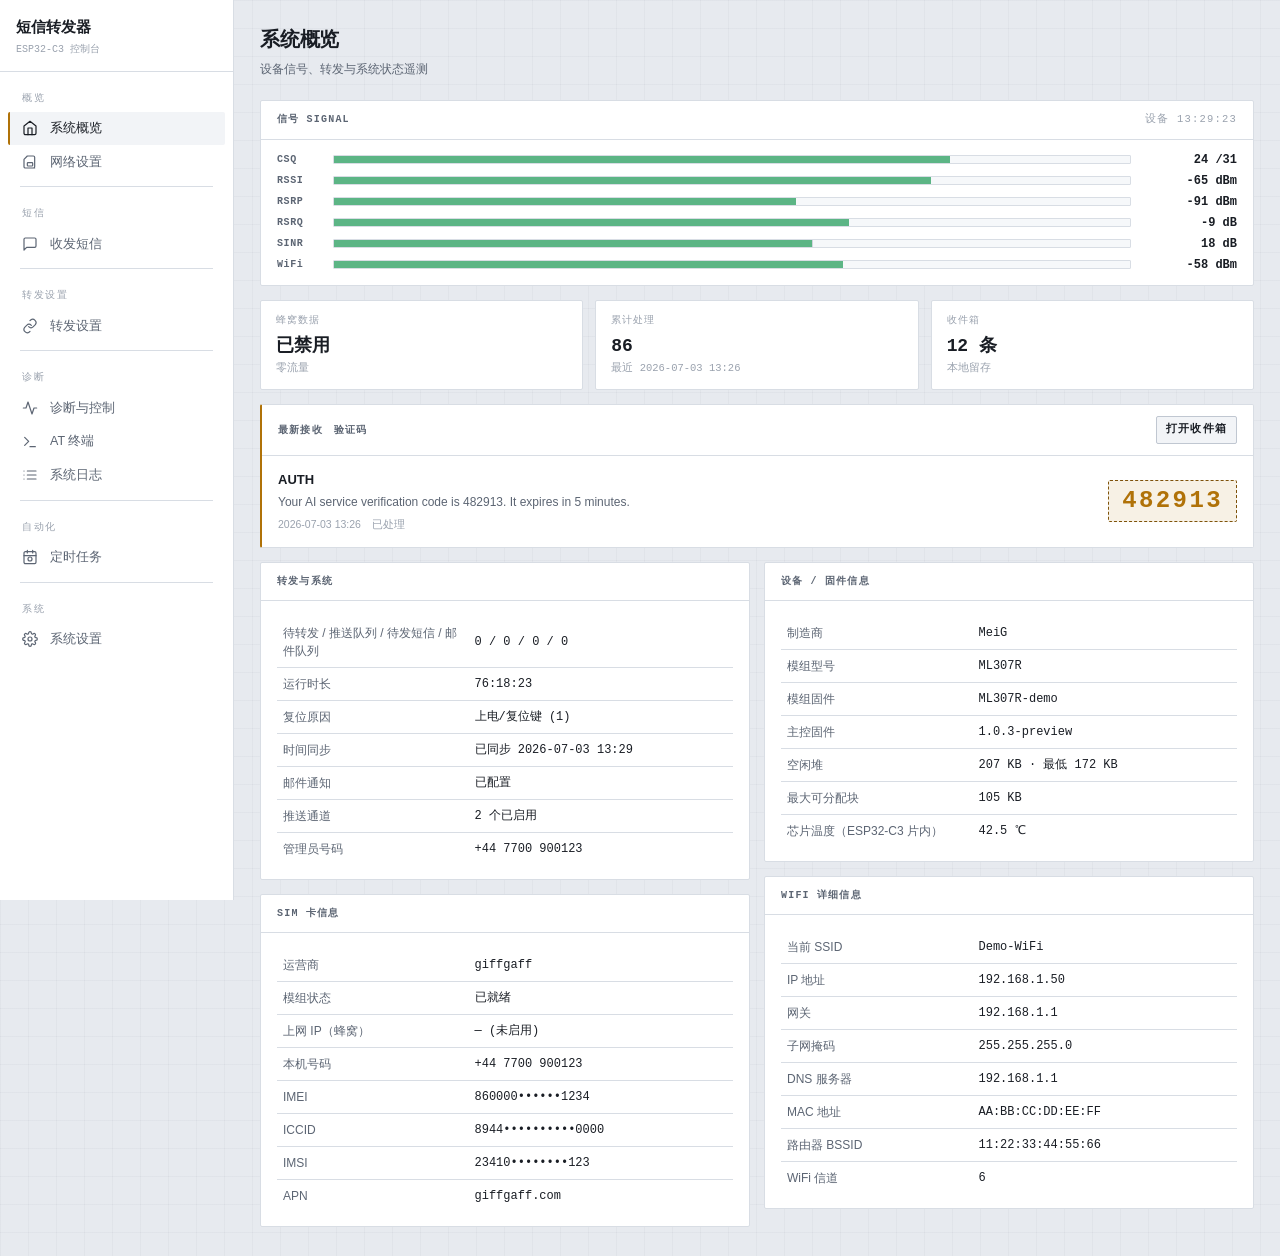
<file: ports/esp-idf/preview/index.html>
<!DOCTYPE html>
<html lang="zh-CN" data-theme="light">
<head>
  <meta charset="UTF-8">
  <meta name="viewport" content="width=device-width, initial-scale=1.0">
  <title>SMS Forwarding</title>
  <style>
/* ===== 方向 A · 场测仪 / Field-Test Instrument(暗色一等公民) =====
       纯 vanilla，无网页字体。个性来自等宽数据 + 琥珀单强调 + 1px 网格 + 矩形。
       选择器与旧版完全一致，仅换观感，后端契约(元素 ID / JS / 占位符)不变。 */
    :root {
      --mono: 'SF Mono','Cascadia Code','JetBrains Mono','Consolas','Liberation Mono',monospace;
      --bg: #0E1014; --grid: rgba(255,255,255,0.025);
      --canvas: #15181E; --canvas-soft: #1B1F27; --canvas-soft-2: #1B1F27; --inset: #0A0C0F;
      --hairline: #242A33; --hairline-strong: #333B47;
      --ink: #E7EAEF; --body: #AEB6C1; --mute: #8B93A0; --faint: #576070;
      --amber: #E8B23A; --amber-dim: #9C7A2C; --amber-glow: rgba(232,178,58,0.13);
      --link: #E8B23A; --error: #DC6E4E;
      --warning-soft: rgba(232,178,58,0.12);
      --sidebar-w: 234px;
      --radius-sm: 2px; --radius-md: 2px; --radius-pill: 2px;
      --shadow-card: none;
    }
    /* 浅色"纸面仪器"主题(独立调色，非反相) */
    html[data-theme="light"] {
      --grid: rgba(20,28,40,0.03);
      --bg: #E7EAEF;
      --canvas: #FFFFFF; --canvas-soft: #F2F4F7; --canvas-soft-2: #F2F4F7; --inset: #F6F8FA;
      --hairline: #D8DDE4; --hairline-strong: #C0C7D1;
      --ink: #191D24; --body: #3F4651; --mute: #5C6573; --faint: #9AA2AE;
      --amber: #B07208; --amber-dim: #7E520A; --amber-glow: rgba(176,114,8,0.10);
      --link: #B07208; --error: #B84E32;
      --warning-soft: rgba(176,114,8,0.09);
    }
    /* 信号量表(概览签名) */
    .sig-card .gauge { display: grid; grid-template-columns: 46px 1fr 96px; gap: 10px; align-items: center; margin-bottom: 9px; }
    .sig-card .gauge:last-child { margin-bottom: 0; }
    .sig-card .gl { font: 600 10px/1 var(--mono); letter-spacing: 0.06em; color: var(--mute); }
    .sig-card .track { position: relative; height: 9px; background: var(--inset); border: 1px solid var(--hairline); border-radius: 1px; overflow: hidden; }
    .sig-card .fill { position: absolute; left: 0; top: 0; bottom: 0; width: 0; background: var(--amber); transition: width 0.35s cubic-bezier(0.3,0.7,0.3,1); }
    .sig-card .fill.ok { background: #5CB585; } .sig-card .fill.warn { background: var(--amber); } .sig-card .fill.bad { background: #DC6E4E; }
    .sig-card .tk { position: absolute; top: 0; bottom: 0; width: 1px; background: var(--hairline-strong); opacity: 0.7; }
    .sig-card .gv { font: 600 12px/1 var(--mono); text-align: right; color: var(--ink); font-variant-numeric: tabular-nums; }
    /* 主题切换按钮 */
    .theme-toggle { display: flex; align-items: center; gap: 7px; width: 100%; padding: 7px 10px; margin-bottom: 10px;
      background: var(--canvas-soft); border: 1px solid var(--hairline-strong); border-radius: var(--radius-sm);
      color: var(--mute); font: 600 11px/1 inherit; cursor: pointer; }
    .theme-toggle:hover { color: var(--amber); border-color: var(--amber-dim); }
    .theme-toggle svg { width: 14px; height: 14px; stroke: currentColor; fill: none; stroke-width: 1.8; }
    * { box-sizing: border-box; margin: 0; padding: 0; }
    body {
      font-family: -apple-system, BlinkMacSystemFont, 'Segoe UI', Roboto, 'PingFang SC', 'Microsoft YaHei', sans-serif;
      font-size: 13px; font-weight: 400; line-height: 1.5;
      color: var(--ink); background: var(--bg);
      background-image: linear-gradient(var(--grid) 1px, transparent 1px), linear-gradient(90deg, var(--grid) 1px, transparent 1px);
      background-size: 28px 28px;
      display: flex; min-height: 100vh; -webkit-font-smoothing: antialiased;
    }

    /* Sidebar */
    .sidebar {
      position: fixed; top: 0; left: 0; bottom: 0; width: var(--sidebar-w);
      background: var(--canvas); border-right: 1px solid var(--hairline);
      display: flex; flex-direction: column; z-index: 100; overflow-y: auto;
    }
    .sidebar-brand { padding: 16px 16px 14px; border-bottom: 1px solid var(--hairline); }
    .sidebar-brand h2 { font-size: 15px; font-weight: 600; color: var(--ink); letter-spacing: 0; }
    .sidebar-brand span { font-size: 10px; color: var(--faint); display: block; margin-top: 3px; font-family: var(--mono); }
    .sidebar-nav { flex: 1; padding: 8px; }
    .sidebar-nav a {
      display: flex; align-items: center; gap: 10px; padding: 7px 10px;
      border-radius: var(--radius-sm); color: var(--mute);
      font-size: 12.5px; font-weight: 500; text-decoration: none;
      transition: all 0.12s; margin-bottom: 1px; cursor: pointer; border-left: 2px solid transparent;
    }
    .sidebar-nav a:hover { background: var(--canvas-soft); color: var(--ink); }
    .sidebar-nav a.active { background: var(--canvas-soft); color: var(--ink); border-left-color: var(--amber); }
    .sidebar-nav a .ico { width: 20px; height: 18px; display: inline-flex; align-items: center; justify-content: center; flex-shrink: 0; }
    .sidebar-nav a .ico svg { width: 16px; height: 16px; stroke: currentColor; fill: none; stroke-width: 1.8; stroke-linecap: round; stroke-linejoin: round; }
    .sidebar-divider { height: 1px; background: var(--hairline); margin: 8px 12px; }
    .sidebar-section-label { font-size: 9.5px; color: var(--faint); padding: 12px 14px 6px; text-transform: uppercase; letter-spacing: 0.16em; font-family: var(--mono); }
    .sidebar-footer { padding: 12px 14px; border-top: 1px solid var(--hairline); }
    .sidebar-footer .btn { width: 100%; }

    /* Main */
    .main { margin-left: var(--sidebar-w); flex: 1; padding: 24px 26px; max-width: 1480px; width: 100%; }
    .panel form { max-width: 780px; }
    .panel.col1 { max-width: 780px; }
    /* 流动(masonry)布局：两列各自独立排列，卡片间距统一 14px；左右不强制对齐高度起点，消除"为对齐右列而产生的硬间隔" */
    .card-grid { column-count: 2; column-gap: 14px; }
    .card-grid > * { break-inside: avoid; -webkit-column-break-inside: avoid; margin: 0 0 14px; }
    .page-title { font-size: 20px; font-weight: 600; color: var(--ink); letter-spacing: -0.01em; margin-bottom: 6px; }
    .page-subtitle { font-size: 12px; color: var(--mute); margin-bottom: 22px; }

    /* Card -> 模块 */
    .card { background: var(--canvas); border: 1px solid var(--hairline); border-radius: var(--radius-md); box-shadow: none; margin-bottom: 14px; }
    .card-header { padding: 11px 16px; font-size: 10px; font-weight: 600; color: var(--mute); letter-spacing: 0.12em; text-transform: uppercase; font-family: var(--mono); border-bottom: 1px solid var(--hairline); display: flex; align-items: center; gap: 8px; }
    .card-body { padding: 14px 16px; }
    .card-header + .card-body { padding-top: 14px; }

    .panel { display: none; }
    .panel.active { display: block; }

    /* Form */
    .form-group { margin-bottom: 13px; }
    .form-group:last-child { margin-bottom: 0; }
    .form-label { display: block; font-size: 11.5px; font-weight: 500; color: var(--body); margin-bottom: 5px; letter-spacing: 0; }
    .form-input, .form-select, .form-textarea {
      width: 100%; padding: 7px 10px; font-size: 13px; font-family: var(--mono);
      border: 1px solid var(--hairline); border-radius: var(--radius-sm);
      background: var(--inset); color: var(--ink);
      transition: border-color 0.15s; outline: none;
    }
    .form-input:focus, .form-select:focus, .form-textarea:focus { border-color: var(--amber-dim); box-shadow: none; }
    .form-select { cursor: pointer; }
    .form-textarea { resize: vertical; min-height: 70px; line-height: 1.5; font-size: 12px; }
    .form-hint { font-size: 11px; color: var(--faint); margin-top: 5px; line-height: 1.5; }
    .form-warning { font-size: 11.5px; color: var(--amber); background: var(--warning-soft); border: 1px solid var(--amber-dim); padding: 9px 12px; border-radius: var(--radius-sm); margin-bottom: 14px; line-height: 1.5; }
    .form-row { display: flex; gap: 14px; }
    .form-row .form-group { flex: 1; }

    /* Buttons — 矩形 */
    .btn {
      display: inline-flex; align-items: center; justify-content: center; gap: 6px;
      padding: 7px 13px; font-size: 12px; font-weight: 600; font-family: inherit;
      border-radius: var(--radius-sm); border: 1px solid var(--hairline-strong); cursor: pointer;
      background: var(--canvas-soft); color: var(--ink); transition: all 0.12s; line-height: 1.4; white-space: nowrap;
    }
    .btn:hover { border-color: var(--amber-dim); color: var(--amber); }
    .btn:disabled { opacity: 0.5; cursor: not-allowed; }
    .btn-primary { background: var(--amber); color: #1A1306; border-color: var(--amber); }
    .btn-primary:hover { background: #f2c155; color: #1A1306; }
    .btn-secondary { background: var(--canvas-soft); color: var(--ink); box-shadow: none; }
    .btn-secondary:hover { background: var(--canvas-soft); color: var(--amber); border-color: var(--amber-dim); }
    .btn-danger { background: var(--canvas-soft); color: var(--ink); border-color: var(--hairline-strong); }
    .btn-danger:hover { background: var(--canvas-soft); color: var(--error); border-color: var(--error); }
    .btn-sm { padding: 5px 9px; font-size: 11px; border-radius: var(--radius-sm); }
    .btn-white { background: var(--canvas-soft); color: var(--ink); }
    .btn-white:hover { background: var(--canvas-soft); color: var(--amber); border-color: var(--amber-dim); }
    .btn-block { width: 100%; justify-content: center; }
    .btn-save { padding: 9px 18px; font-size: 13px; margin-top: 4px; margin-bottom: 14px; }   /* 与卡片 14px 间距统一 */

    /* 定时任务 */
    .panel form.schedule-form { max-width: 1040px; }
    .schedule-grid { display: grid; grid-template-columns: minmax(0, 1.15fr) minmax(300px, 0.85fr); gap: 14px; align-items: start; }
    .schedule-stack { display: flex; flex-direction: column; gap: 14px; }
    .schedule-grid .card { margin-bottom: 0; }
    .schedule-switch { display: flex; align-items: center; gap: 8px; padding: 9px 10px; background: var(--inset); border: 1px solid var(--hairline); border-radius: var(--radius-sm); color: var(--ink); font-size: 12.5px; font-weight: 600; cursor: pointer; }
    .schedule-switch input { width: 14px; height: 14px; accent-color: var(--amber); }
    .schedule-status { margin: 12px 0 13px; padding: 9px 10px; background: var(--canvas-soft); border: 1px solid var(--hairline); border-left: 2px solid var(--amber); color: var(--body); font-family: var(--mono); font-size: 11.5px; line-height: 1.5; }
    .schedule-grid .form-row { gap: 12px; }
    .schedule-grid .form-row .form-group { min-width: 0; }
    .schedule-actions .btn-row .btn { min-width: 138px; }
    .schedule-tag { margin-left: auto; padding: 2px 6px; border: 1px solid var(--hairline); background: var(--inset); color: var(--faint); border-radius: var(--radius-sm); font: 600 9.5px/1.4 var(--mono); letter-spacing: 0; text-transform: none; }

    /* Push Channel */
    .push-channel { border: 1px solid var(--hairline); border-radius: var(--radius-sm); padding: 13px; margin-bottom: 10px; background: var(--canvas-soft); transition: border-color 0.15s; }
    .push-channel:hover { border-color: var(--hairline-strong); }
    .push-channel-header { display: flex; align-items: center; gap: 8px; margin-bottom: 10px; }
    .push-channel.folded .push-channel-header { margin-bottom: 0; }
    .push-channel-header label { font-size: 12.5px; font-weight: 600; color: var(--ink); cursor: pointer; }
    .push-channel-header input[type="checkbox"] { width: 14px; height: 14px; accent-color: var(--amber); }
    .channel-fold { margin-left: auto; padding: 4px 9px; border: 1px solid var(--hairline); background: var(--inset); color: var(--mute); border-radius: var(--radius-sm); font: 600 11px/1.4 var(--mono); cursor: pointer; }
    .channel-fold:hover { color: var(--amber); border-color: var(--amber-dim); }
    .push-channel-body { display: block; }
    .push-channel.folded .push-channel-body { display: none; }
    .push-channel.enabled { border-color: var(--amber-dim); background: var(--canvas); }
    .push-channel-body .form-group { margin-bottom: 12px; }
    .push-channel-body .form-group:last-child { margin-bottom: 0; }
    .push-channel-body label { display: block; font-size: 11.5px; font-weight: 500; color: var(--body); margin-bottom: 5px; }
    .push-channel-body input[type="text"], .push-channel-body input[type="password"], .push-channel-body input[type="number"], .push-channel-body input[type="url"], .push-channel-body select, .push-channel-body textarea {
      width: 100%; padding: 7px 10px; font-size: 13px; font-family: var(--mono);
      border: 1px solid var(--hairline); border-radius: var(--radius-sm);
      background: var(--inset); color: var(--ink); transition: border-color 0.15s; outline: none;
    }
    .push-channel-body input:focus, .push-channel-body select:focus, .push-channel-body textarea:focus { border-color: var(--amber-dim); box-shadow: none; }
    .push-channel-body select { cursor: pointer; }
    .push-channel-body textarea { resize: vertical; min-height: 60px; line-height: 1.5; font-size: 12px; }
    .push-type-hint { font-size: 11px; color: var(--body); margin-top: 5px; padding: 8px 11px; background: var(--inset); border-radius: var(--radius-sm); font-family: var(--mono); line-height: 1.5; }
    .bark-advanced { margin-top: 2px; margin-bottom: 12px; }
    .bark-advanced summary {
      list-style: none; display: flex; align-items: center; justify-content: space-between; gap: 10px;
      padding: 8px 10px; border: 1px solid var(--hairline); background: var(--inset);
      border-radius: var(--radius-sm); cursor: pointer; color: var(--ink); font: 600 11.5px/1.4 var(--mono);
    }
    .bark-advanced summary::-webkit-details-marker { display: none; }
    .bark-advanced summary::before { content: "+"; color: var(--amber); font-weight: 700; margin-right: 2px; }
    .bark-advanced[open] summary::before { content: "-"; }
    .bark-summary { margin-left: auto; color: var(--faint); font-weight: 500; overflow: hidden; text-overflow: ellipsis; white-space: nowrap; }
    .bark-params { margin-top: 2px; padding: 10px; border: 1px solid var(--hairline); background: var(--canvas-soft); border-radius: var(--radius-sm); }
    .bark-param-grid { display: grid; grid-template-columns: repeat(2, minmax(0, 1fr)); gap: 11px 12px; }
    .bark-param-grid .form-group { margin-bottom: 0; min-width: 0; }
    .bark-param-grid input, .bark-param-grid select { min-width: 0; }

    /* Result Boxes — 暗色调四态 */
    .result-box { margin-top: 11px; padding: 9px 12px; border-radius: var(--radius-sm); display: none; font-size: 11.5px; line-height: 1.5; border: 1px solid var(--hairline); }
    .result-success { background: rgba(92,181,133,0.11); color: #5CB585; border-color: transparent; display: block; }
    .result-error { background: rgba(220,110,78,0.12); color: #DC6E4E; border-color: transparent; display: block; }
    .result-loading { background: var(--amber-glow); color: var(--amber); border-color: transparent; display: block; }
    .result-info { background: var(--canvas-soft); color: var(--body); border-color: var(--hairline); display: block; }
    #panel-diagnose .result-box { display: block; height: 80px; overflow: auto; font-family: var(--mono); }
    #panel-diagnose .result-box:empty { background: var(--inset); border-style: dashed; }
    #panel-diagnose .result-box:empty::before { content: "等待操作…"; color: var(--faint); }
    /* 弹窗 */
    .modal-overlay { display: none; position: fixed; inset: 0; background: rgba(0,0,0,0.5); z-index: 100; align-items: center; justify-content: center; padding: 20px; }
    .modal-overlay.show { display: flex; }
    .modal { background: var(--canvas); border: 1px solid var(--hairline-strong); border-radius: var(--radius-md); box-shadow: 0 12px 40px rgba(0,0,0,0.5); width: 100%; max-width: 440px; padding: 20px 22px; }
    .modal-head { display: flex; align-items: center; justify-content: space-between; font-size: 15px; font-weight: 600; color: var(--ink); margin-bottom: 16px; }
    .modal-x { background: none; border: none; font-size: 22px; line-height: 1; color: var(--mute); cursor: pointer; padding: 0 4px; }
    .modal-foot { display: flex; justify-content: flex-end; gap: 8px; margin-top: 10px; }

    /* SMS messages + tabs */
    .msg-tabs { display: flex; gap: 2px; }
    .msg-tab { background: none; border: none; padding: 6px 12px; font-size: 12px; color: var(--mute); cursor: pointer; border-bottom: 2px solid transparent; font-family: inherit; font-weight: 600; }
    .msg-tab.active { color: var(--amber); border-bottom-color: var(--amber); }
    .msg { border: 1px solid var(--hairline); border-radius: var(--radius-sm); padding: 12px 14px; margin-bottom: 10px; }
    .msg:last-child { margin-bottom: 0; }
    .msg-head { display: flex; justify-content: space-between; align-items: center; gap: 8px; margin-bottom: 6px; }
    .msg-sender { font-weight: 600; font-size: 13px; color: var(--ink); font-family: var(--mono); }
    .msg-chip { font-size: 10px; padding: 3px 7px; border-radius: var(--radius-sm); white-space: nowrap; border: 1px solid var(--hairline-strong); color: var(--mute); background: var(--canvas-soft); font-family: var(--mono); letter-spacing: 0.04em; }
    .msg-chip.ok { color: #5CB585; background: rgba(92,181,133,0.11); border-color: transparent; }
    .msg-chip.bad { color: #DC6E4E; background: rgba(220,110,78,0.12); border-color: transparent; }
    .msg-chip.wait { color: var(--amber); background: var(--amber-glow); border-color: transparent; }
    .msg-chip.otp { color: var(--amber); background: var(--amber-glow); border-color: var(--amber-dim); cursor: pointer; }
    .msg-time { font-size: 10.5px; color: var(--faint); white-space: nowrap; margin-bottom: 6px; font-family: var(--mono); }
    .msg-body { font-size: 13px; color: var(--body); white-space: pre-wrap; word-break: break-all; line-height: 1.55; }
    .msg-body mark { background: var(--amber-glow); color: var(--amber); padding: 0 2px; border-radius: 1px; }
    .msg-empty { color: var(--faint); font-size: 12px; padding: 28px 0; text-align: center; font-family: var(--mono); }
    .otpcode { font: 700 24px/1 var(--mono); letter-spacing: 0.1em; color: var(--amber); padding: 8px 13px; background: var(--amber-glow); border: 1px dashed var(--amber-dim); border-radius: var(--radius-sm); cursor: pointer; white-space: nowrap; display: inline-block; }
    .otpcode:hover { background: rgba(232,178,58,0.2); }
    .drawer-bg { display: none; position: fixed; inset: 0; background: rgba(0,0,0,0.5); z-index: 99; }
    .drawer-bg.show { display: block; }
    .msg-drawer { position: fixed; top: 0; right: 0; bottom: 0; width: 440px; max-width: 92vw; background: var(--canvas); border-left: 1px solid var(--hairline-strong); z-index: 100; transform: translateX(100%); transition: transform 0.2s ease; display: flex; flex-direction: column; }
    .msg-drawer.show { transform: none; }
    .msg-drawer .dh { display: flex; align-items: center; gap: 10px; padding: 14px 16px; border-bottom: 1px solid var(--hairline); font: 600 10px/1 var(--mono); letter-spacing: 0.12em; text-transform: uppercase; color: var(--mute); }
    .msg-drawer .db { padding: 16px; overflow-y: auto; flex: 1; }
    .msg-drawer .x { margin-left: auto; background: none; border: 0; color: var(--mute); cursor: pointer; font-size: 20px; }
    .dk { font: 500 11px/1.5 var(--mono); color: var(--faint); }
    .dv { font-family: var(--mono); word-break: break-all; margin-bottom: 12px; }
    .dfull { background: var(--inset); border: 1px solid var(--hairline); border-radius: var(--radius-sm); padding: 12px; font-size: 13px; line-height: 1.7; white-space: pre-wrap; word-break: break-word; margin: 12px 0; }
    .dfull mark { background: var(--amber-glow); color: var(--amber); padding: 1px 3px; border-radius: 1px; }
    .info-table { width: 100%; border-collapse: collapse; margin-top: 2px; font-size: 12px; }
    .info-table td { padding: 7px 6px; border-bottom: 1px solid var(--hairline); }
    .info-table tr:last-child td { border-bottom: 0; }
    .info-table td:first-child { font-weight: 400; color: var(--mute); width: 42%; }
    .info-table td:last-child { font-family: var(--mono); font-variant-numeric: tabular-nums; }

    /* Overview KPI */
    .stat-row { display: grid; grid-template-columns: repeat(auto-fit, minmax(158px, 1fr)); gap: 12px; margin-bottom: 14px; }
    .stat { background: var(--canvas); border: 1px solid var(--hairline); border-radius: var(--radius-sm); box-shadow: none; padding: 13px 15px; }
    .stat .k { font-size: 9.5px; color: var(--faint); text-transform: uppercase; letter-spacing: 0.1em; font-family: var(--mono); margin-bottom: 8px; display: flex; align-items: center; gap: 6px; }
    .stat .v { font-size: 18px; font-weight: 700; color: var(--ink); letter-spacing: -0.01em; line-height: 1.15; font-family: var(--mono); font-variant-numeric: tabular-nums; }
    .stat .s { font-size: 10.5px; color: var(--faint); margin-top: 4px; white-space: nowrap; overflow: hidden; text-overflow: ellipsis; font-family: var(--mono); }
    .dot { width: 7px; height: 7px; border-radius: 50%; background: var(--mute); display: inline-block; flex: none; }
    .dot.ok { background: #5CB585; } .dot.warn { background: var(--amber); } .dot.bad { background: #DC6E4E; }
    .metric-grid { display: grid; grid-template-columns: repeat(auto-fit, minmax(112px, 1fr)); gap: 8px; }
    .metric { background: var(--inset); border: 1px solid var(--hairline); border-radius: var(--radius-sm); padding: 10px 12px; }
    .metric .k { font-size: 9px; color: var(--faint); text-transform: uppercase; letter-spacing: 0.1em; font-family: var(--mono); margin-bottom: 6px; }
    .metric .v { font-size: 15px; font-weight: 600; color: var(--ink); letter-spacing: 0; font-family: var(--mono); font-variant-numeric: tabular-nums; }

    /* Tools */
    .btn-row { display: flex; gap: 7px; flex-wrap: wrap; }
    .btn-row .btn { flex: 1; min-width: 90px; }
    .btn-row + .btn-row { margin-top: 7px; }
    #atLog {
      background: var(--inset); color: #5CB585; font-family: var(--mono); border: 1px solid var(--hairline);
      min-height: 130px; max-height: 260px; overflow-y: auto; padding: 12px 14px;
      border-radius: var(--radius-sm); margin-bottom: 10px; font-size: 12px;
      white-space: pre-wrap; word-break: break-all; line-height: 1.55;
    }
    .at-bar { display: flex; gap: 6px; }
    .at-bar input { flex: 1; font-family: var(--mono); }
    .at-bar .btn { min-width: 60px; }
    #logView {
      background: #1e1e1e; color: #d4d4d4; padding: 12px; border-radius: var(--radius-sm);
      font-family: var(--mono); font-size: 12px; line-height: 1.6;
      max-height: 60vh; min-height: 300px; overflow-y: auto;
      white-space: pre-wrap; word-break: break-all;
    }
    .log-toolbar { display: flex; flex-wrap: wrap; gap: 7px; align-items: center; margin-top: 8px; }
    .log-toolbar .btn { flex: 0 0 auto; }
    .log-auto { margin-left: 4px; font-size: 13px; cursor: pointer; color: var(--body); }
    .log-auto input { margin-right: 4px; accent-color: var(--amber); }
    .log-status { margin-top: 7px; font: 11px/1.5 var(--mono); color: var(--faint); }

    /* Responsive */
    @media (max-width: 700px) {
      .sidebar { width: 50px; }
      .sidebar-brand h2 { font-size: 0; }
      .sidebar-brand h2::first-letter { font-size: 16px; }
      .sidebar-brand span, .sidebar-section-label { display: none; }
      .sidebar-nav a { padding: 10px; justify-content: center; }
      .sidebar-nav a span:not(.ico) { display: none; }
      .sidebar-nav a .ico { font-size: 16px; }
      .sidebar-divider { margin: 6px 8px; }
      .sidebar-footer { padding: 8px; }
      .sidebar-footer .btn span { display: none; }
      .sidebar-footer .btn { padding: 6px; font-size: 11px; }
      .main { margin-left: 50px; padding: 18px 14px; }
      :root { --sidebar-w: 50px; }
      .card-grid { column-count: 1; }
      .schedule-grid { grid-template-columns: 1fr; }
      .schedule-grid .form-row { flex-direction: column; gap: 10px; }
      .schedule-actions .btn-row .btn { min-width: 0; }
      .bark-param-grid { grid-template-columns: 1fr; }
    }
    /* 保存提示 toast（AJAX 原地保存，不跳页） */
    .save-toast{position:fixed;right:20px;top:20px;z-index:9999;padding:11px 18px;border-radius:8px;font-size:13px;font-weight:600;color:#fff;box-shadow:0 4px 16px rgba(0,0,0,.25);opacity:0;transform:translateY(-8px);transition:opacity .25s,transform .25s;pointer-events:none;}
    .save-toast.show{opacity:1;transform:translateY(0);}
    .save-toast.ok{background:#1a7f37;}
    .save-toast.err{background:#cf222e;}

</style>
</head>
<body>
<aside class="sidebar">
    <div class="sidebar-brand">
      <h2>短信转发器</h2>
      <span>ESP32-C3 控制台</span>
    </div>
    <nav class="sidebar-nav">
      <div class="sidebar-section-label">概览</div>
      <a data-panel="overview" class="active"><span class="ico"><svg viewBox="0 0 24 24"><path d="M3 9l9-7 9 7v11a2 2 0 0 1-2 2H5a2 2 0 0 1-2-2z"/><path d="M9 22V12h6v10"/></svg></span> <span>系统概览</span></a>
      <a data-panel="sim"><span class="ico"><svg viewBox="0 0 24 24"><path d="M19 21H5a2 2 0 0 1-2-2V8l5-5h9a2 2 0 0 1 2 2v14a2 2 0 0 1-2 2z"/><rect x="8" y="13" width="8" height="5" rx="1"/></svg></span> <span>网络设置</span></a>
      <div class="sidebar-divider"></div>
      <div class="sidebar-section-label">短信</div>
      <a data-panel="inbox"><span class="ico"><svg viewBox="0 0 24 24"><path d="M21 15a2 2 0 0 1-2 2H7l-4 4V5a2 2 0 0 1 2-2h14a2 2 0 0 1 2 2z"/></svg></span> <span>收发短信</span></a>
      <div class="sidebar-divider"></div>
      <div class="sidebar-section-label">转发设置</div>
      <a data-panel="push"><span class="ico"><svg viewBox="0 0 24 24"><path d="M10 13a5 5 0 0 0 7 0l3-3a5 5 0 0 0-7-7l-1 1"/><path d="M14 11a5 5 0 0 0-7 0l-3 3a5 5 0 0 0 7 7l1-1"/></svg></span> <span>转发设置</span></a>
      <div class="sidebar-divider"></div>
      <div class="sidebar-section-label">诊断</div>
      <a data-panel="diagnose"><span class="ico"><svg viewBox="0 0 24 24"><path d="M22 12h-4l-3 9L9 3l-3 9H2"/></svg></span> <span>诊断与控制</span></a>
      <a data-panel="atterm"><span class="ico"><svg viewBox="0 0 24 24"><path d="M4 17l6-6-6-6"/><path d="M12 19h8"/></svg></span> <span>AT 终端</span></a>
      <a data-panel="log"><span class="ico"><svg viewBox="0 0 24 24"><path d="M8 6h13M8 12h13M8 18h13M3 6h.01M3 12h.01M3 18h.01"/></svg></span> <span>系统日志</span></a>
      <div class="sidebar-divider"></div>
      <div class="sidebar-section-label">自动化</div>
      <a data-panel="keepalive"><span class="ico"><svg viewBox="0 0 24 24"><rect x="3" y="4" width="18" height="18" rx="2"/><path d="M16 2v4M8 2v4M3 10h18"/><circle cx="12" cy="15" r="3"/></svg></span> <span>定时任务</span></a>
      <div class="sidebar-divider"></div>
      <div class="sidebar-section-label">系统</div>
      <a data-panel="settings"><span class="ico"><svg viewBox="0 0 24 24"><circle cx="12" cy="12" r="3"/><path d="M19.4 15a1.65 1.65 0 0 0 .33 1.82l.06.06a2 2 0 1 1-2.83 2.83l-.06-.06a1.65 1.65 0 0 0-1.82-.33 1.65 1.65 0 0 0-1 1.51V21a2 2 0 0 1-4 0v-.09A1.65 1.65 0 0 0 9 19.4a1.65 1.65 0 0 0-1.82.33l-.06.06a2 2 0 1 1-2.83-2.83l.06-.06a1.65 1.65 0 0 0 .33-1.82 1.65 1.65 0 0 0-1.51-1H3a2 2 0 0 1 0-4h.09A1.65 1.65 0 0 0 4.6 9a1.65 1.65 0 0 0-.33-1.82l-.06-.06a2 2 0 1 1 2.83-2.83l.06.06a1.65 1.65 0 0 0 1.82.33H9a1.65 1.65 0 0 0 1-1.51V3a2 2 0 0 1 4 0v.09a1.65 1.65 0 0 0 1 1.51 1.65 1.65 0 0 0 1.82-.33l.06-.06a2 2 0 1 1 2.83 2.83l-.06.06a1.65 1.65 0 0 0-.33 1.82V9a1.65 1.65 0 0 0 1.51 1H21a2 2 0 0 1 0 4h-.09a1.65 1.65 0 0 0-1.51 1z"/></svg></span> <span>系统设置</span></a>
    </nav>
    <!-- 主题切换已移除：固定浅色 -->
  </aside>

  <main class="main" id="panelHost">
    <div class="msg-empty" id="panelLoading">加载中...</div>
  </main>

<!-- ===== 发短信 弹窗 ===== -->
    <div class="modal-overlay" id="smsModal" onclick="if(event.target===this)closeSmsModal()">
      <div class="modal">
        <div class="modal-head"><span>发送短信</span><button class="modal-x" onclick="closeSmsModal()" aria-label="关闭">&times;</button></div>
        <div class="form-group"><label class="form-label">目标号码</label><input class="form-input" type="text" id="smsPhone" placeholder="+44 7700 900456"></div>
        <div class="form-group"><label class="form-label">短信内容</label><textarea class="form-textarea" id="smsContent" placeholder="输入短信内容..." oninput="updateCount(this)"></textarea><p class="form-hint">已输入 <span id="charCount">0</span> 字符</p></div>
        <div class="result-box" id="smsSendResult"></div>
        <div class="modal-foot"><button class="btn btn-secondary" onclick="closeSmsModal()">取消</button><button class="btn btn-primary" id="smsSendBtn" onclick="sendSmsModal()">发送</button></div>
      </div>
    </div>


  <div class="drawer-bg" id="drawerBg" onclick="closeMsgDrawer()"></div>
  <aside class="msg-drawer" id="msgDrawer">
    <div class="dh">短信详情<button class="x" onclick="closeMsgDrawer()">&times;</button></div>
    <div class="db" id="drawerBody"></div>
  </aside>
  <script>
/* PREVIEW ONLY — mock fetch，不包含真实号码、密钥、邮箱或设备标识。 */
(function(){
  var panels = {"overview": "<div class=\"panel active\" id=\"panel-overview\">\n      <h1 class=\"page-title\">系统概览</h1>\n      <p class=\"page-subtitle\">设备信号、转发与系统状态遥测</p>\n      <!-- 信号量表(签名) -->\n      <div class=\"card sig-card\" style=\"margin-bottom:14px\">\n          <div class=\"card-header\">信号 SIGNAL<span id=\"ovRefresh\" style=\"margin-left:auto;color:var(--faint);font-size:10.5px;font-family:var(--mono);font-weight:400;\">设备 --</span></div>\n        <div class=\"card-body\">\n          <div class=\"gauge\"><span class=\"gl\">CSQ</span><span class=\"track\"><i class=\"tk\" style=\"left:26%\"></i><i class=\"tk\" style=\"left:45%\"></i><span class=\"fill\" id=\"gCsq\"></span></span><span class=\"gv\" id=\"gCsqV\">--</span></div>\n          <div class=\"gauge\"><span class=\"gl\">RSSI</span><span class=\"track\"><i class=\"tk\" style=\"left:25%\"></i><i class=\"tk\" style=\"left:58%\"></i><span class=\"fill\" id=\"gRssi\"></span></span><span class=\"gv\" id=\"gRssiV\">--</span></div>\n          <div class=\"gauge\"><span class=\"gl\">RSRP</span><span class=\"track\"><i class=\"tk\" style=\"left:20%\"></i><i class=\"tk\" style=\"left:50%\"></i><span class=\"fill\" id=\"gRsrp\"></span></span><span class=\"gv\" id=\"gRsrpV\">--</span></div>\n          <div class=\"gauge\"><span class=\"gl\">RSRQ</span><span class=\"track\"><i class=\"tk\" style=\"left:29%\"></i><i class=\"tk\" style=\"left:59%\"></i><span class=\"fill\" id=\"gRsrq\"></span></span><span class=\"gv\" id=\"gRsrqV\">--</span></div>\n          <div class=\"gauge\"><span class=\"gl\">SINR</span><span class=\"track\"><i class=\"tk\" style=\"left:33%\"></i><i class=\"tk\" style=\"left:60%\"></i><span class=\"fill\" id=\"gSinr\"></span></span><span class=\"gv\" id=\"gSinrV\">--</span></div>\n          <div class=\"gauge\"><span class=\"gl\">WiFi</span><span class=\"track\"><i class=\"tk\" style=\"left:30%\"></i><i class=\"tk\" style=\"left:50%\"></i><span class=\"fill\" id=\"gWifi\"></span></span><span class=\"gv\" id=\"gWifiV\">--</span></div>\n        </div>\n      </div>\n      <!-- KPI 指标条 -->\n      <div class=\"stat-row\">\n        <div class=\"stat\"><div class=\"k\">蜂窝数据</div><div class=\"v\" id=\"ovData\">--</div><div class=\"s\" id=\"ovDataSub\">--</div></div>\n        <div class=\"stat\"><div class=\"k\">累计处理</div><div class=\"v\" id=\"ovSms\">--</div><div class=\"s\" id=\"ovLastSms\">--</div></div>\n        <div class=\"stat\"><div class=\"k\">收件箱</div><div class=\"v\" id=\"ovInbox\">--</div><div class=\"s\">本地留存</div></div>\n      </div>\n      <!-- 最新接收 / 验证码 hero -->\n      <div class=\"card\" id=\"otpHeroCard\" style=\"display:none;margin-bottom:14px;border-left:2px solid var(--amber);\">\n        <div class=\"card-header\">最新接收　验证码<a class=\"btn btn-secondary btn-sm\" style=\"margin-left:auto;\" onclick=\"switchPanel('inbox')\">打开收件箱</a></div>\n        <div class=\"card-body\" style=\"display:flex;align-items:center;gap:16px;\">\n          <div style=\"flex:1;min-width:0;\">\n            <div class=\"mono\" id=\"ohFrom\" style=\"font-weight:600;margin-bottom:4px;\"></div>\n            <div id=\"ohText\" style=\"font-size:12px;color:var(--mute);overflow:hidden;text-overflow:ellipsis;white-space:nowrap;\"></div>\n            <div class=\"mono\" id=\"ohWhen\" style=\"font-size:10.5px;color:var(--faint);margin-top:6px;\"></div>\n          </div>\n          <div class=\"otpcode\" id=\"ohCode\"></div>\n        </div>\n      </div>\n      <!-- 详情：两列流动布局。左列首位=转发与系统 -->\n      <div class=\"card-grid\">\n      <div>\n        <div class=\"card\">\n          <div class=\"card-header\">转发与系统</div>\n          <div class=\"card-body\">\n            <table class=\"info-table\">\n              <tr><td>待转发 / 推送队列 / 待发短信 / 邮件队列</td><td id=\"tQueue\">--</td></tr>\n              <tr><td>运行时长</td><td id=\"dvUptime\">%UPTIME%</td></tr>\n              <tr><td>复位原因</td><td id=\"tReset\">--</td></tr>\n              <tr><td>时间同步</td><td id=\"tTime\">--</td></tr>\n              <tr><td>邮件通知</td><td id=\"cfgEmail\">%SMTP_CHECK%</td></tr>\n              <tr><td>推送通道</td><td id=\"cfgPush\">%PUSH_COUNT% 个已启用</td></tr>\n              <tr><td>管理员号码</td><td id=\"cfgAdmin\">%ADMIN_PHONE%</td></tr>\n            </table>\n          </div>\n        </div>\n        <div class=\"card\">\n          <div class=\"card-header\">SIM 卡信息</div>\n          <div class=\"card-body\">\n            <table class=\"info-table\">\n              <tr><td>运营商</td><td id=\"tOp\">--</td></tr>\n              <tr><td>模组状态</td><td id=\"tModem\">%MODEM_CHECK%</td></tr>\n              <tr><td>上网 IP（蜂窝）</td><td id=\"tCellIp\">--</td></tr>\n              <tr><td>本机号码</td><td id=\"tPhone\">--</td></tr>\n              <tr><td>IMEI</td><td id=\"tImei\">--</td></tr>\n              <tr><td>ICCID</td><td id=\"tIccid\">--</td></tr>\n              <tr><td>IMSI</td><td id=\"tImsi\">--</td></tr>\n              <tr><td>APN</td><td id=\"tApn\">--</td></tr>\n            </table>\n          </div>\n        </div>\n      </div>\n      <div>\n        <div class=\"card\">\n          <div class=\"card-header\">设备 / 固件信息</div>\n          <div class=\"card-body\">\n            <table class=\"info-table\">\n              <tr><td>制造商</td><td id=\"dvMfr\">--</td></tr>\n              <tr><td>模组型号</td><td id=\"dvModel\">--</td></tr>\n              <tr><td>模组固件</td><td id=\"dvFw\">--</td></tr>\n              <tr><td>主控固件</td><td id=\"dvEspVer\">--</td></tr>\n              <tr><td>空闲堆</td><td id=\"dvHeap\">--</td></tr>\n              <tr><td>最大可分配块</td><td id=\"tMaxBlock\">--</td></tr>\n              <tr><td>芯片温度（ESP32-C3 片内）</td><td id=\"dvTemp\">--</td></tr>\n            </table>\n          </div>\n        </div>\n        <div class=\"card\">\n          <div class=\"card-header\">WiFi 详细信息</div>\n          <div class=\"card-body\">\n            <table class=\"info-table\">\n              <tr><td>当前 SSID</td><td id=\"wfSsid\">--</td></tr>\n              <tr><td>IP 地址</td><td id=\"wfIp\">--</td></tr>\n              <tr><td>网关</td><td id=\"wfGw\">--</td></tr>\n              <tr><td>子网掩码</td><td id=\"wfMask\">--</td></tr>\n              <tr><td>DNS 服务器</td><td id=\"wfDns\">--</td></tr>\n              <tr><td>MAC 地址</td><td id=\"wfMac\">--</td></tr>\n              <tr><td>路由器 BSSID</td><td id=\"wfBssid\">--</td></tr>\n              <tr><td>WiFi 信道</td><td id=\"wfChan\">--</td></tr>\n            </table>\n          </div>\n        </div>\n      </div>\n      </div>\n\n    </div>\n\n    <!-- ===== SIM / 网络设置 ===== -->\n", "sim": "<div class=\"panel\" id=\"panel-sim\">\n      <h1 class=\"page-title\">网络设置</h1>\n      <p class=\"page-subtitle\">WiFi 接入、蜂窝数据与 SIM 注册设置。本机经 WiFi 转发，默认不开启蜂窝流量</p>\n      <div class=\"card-grid\">\n        <form action=\"/save\" method=\"POST\" id=\"simFormEl\">\n        <input type=\"hidden\" name=\"simForm\" value=\"1\">\n        <div class=\"card\">\n          <div class=\"card-header\">蜂窝数据设置</div>\n          <div class=\"card-body\">\n            <div class=\"form-group\"><label class=\"form-label\"><input type=\"checkbox\" name=\"dataEnabled\" %DATA_CHECKED%> 允许蜂窝数据（流量）</label>\n              <p class=\"form-hint\" style=\"color:var(--error);font-weight:600\">注意：开启会导致收不到短信，模组会掉为纯数据附着，丢失承载短信的 CS/SGs 信令域（漫游时尤其明显）。本机经 WiFi 转发，无需开流量，保持关闭即可。</p>\n              <p class=\"form-hint\">默认关闭=禁用 PDP，零流量。仅在需要保号 HTTP payload / 蜂窝 IP 时临时开启。</p></div>\n            <div class=\"form-group\"><label class=\"form-label\">APN</label><input class=\"form-input\" type=\"text\" name=\"apn\" value=\"%APN%\" placeholder=\"留空=运营商自动（如 cmnet）\"></div>\n            <div class=\"form-group\"><label class=\"form-label\">运营商</label>\n              <input class=\"form-input\" type=\"text\" name=\"operatorPlmn\" value=\"%OPERATOR_PLMN%\" placeholder=\"留空 = 自动注册（推荐）\" list=\"plmnList\">\n              <datalist id=\"plmnList\">\n                <option value=\"46000\">中国移动</option>\n                <option value=\"46001\">中国联通</option>\n                <option value=\"46011\">中国电信</option>\n                <option value=\"46015\">中国广电</option>\n                <option value=\"310260\">T-Mobile US（国外示例）</option>\n                <option value=\"23410\">O2 UK（国外示例）</option>\n              </datalist>\n              <p class=\"form-hint\">从列表选运营商或手动填 PLMN(MCC+MNC，国外同理)。仅能选 SIM 可接入的网络，锁定不可达会失网；不确定留空自动。</p></div>\n          </div>\n        </div>\n        <button type=\"submit\" class=\"btn btn-primary btn-block btn-save\">保存蜂窝设置</button>\n        </form>\n        <div class=\"card\">\n          <div class=\"card-header\">WiFi 网络<button class=\"btn btn-secondary btn-sm\" style=\"margin-left:auto;\" onclick=\"wifiScan()\">扫描</button></div>\n          <div class=\"card-body\">\n            <div class=\"form-group\"><label class=\"form-label\">选择网络</label><select class=\"form-select\" id=\"wifiScanSel\" onchange=\"wifiPick()\"><option value=\"\">点“扫描”获取周边 WiFi</option></select></div>\n            <div class=\"form-group\"><label class=\"form-label\">WiFi 名称 (SSID)</label><input class=\"form-input\" type=\"text\" id=\"wifiSsidIn\" placeholder=\"从上方选择或手动输入\"></div>\n            <div class=\"form-group\"><label class=\"form-label\">WiFi 密码</label><input class=\"form-input\" type=\"password\" id=\"wifiPassIn\" placeholder=\"开放网络留空\"></div>\n            <div class=\"btn-row\"><button class=\"btn btn-primary\" onclick=\"wifiSave()\">保存并重启接入</button><button class=\"btn btn-secondary\" onclick=\"wifiRestart()\">重连当前网络</button></div>\n            <p class=\"form-hint\">保存后设备重启接入新网络；若连接失败会自动重开配网热点供你重配</p>\n            <div class=\"result-box\" id=\"wifiCfgResult\"></div>\n            <div class=\"result-box\" id=\"wifiResult\"></div>\n          </div>\n        </div>\n      </div>\n    </div>\n\n    <!-- ===== SMS (收 / 发) ===== -->\n", "inbox": "<div class=\"panel\" id=\"panel-inbox\">\n      <h1 class=\"page-title\">收发短信</h1>\n      <p class=\"page-subtitle\">本地留存最近收发的短信（接收最多 %INBOX_MAX% 条，仅本地查看）。支持全文检索与验证码高亮</p>\n      <div class=\"card\">\n        <div class=\"card-header\">\n          <div class=\"msg-tabs\">\n            <button type=\"button\" class=\"msg-tab active\" id=\"tabRecv\" onclick=\"smsTab('recv')\">已接收</button>\n            <button type=\"button\" class=\"msg-tab\" id=\"tabSent\" onclick=\"smsTab('sent')\">已发送</button>\n          </div>\n          <input id=\"smsSearch\" class=\"form-input\" placeholder=\"搜索发件人或正文…\" oninput=\"renderMessages()\" style=\"max-width:240px;margin-left:auto;\">\n          <button class=\"btn btn-secondary btn-sm\" onclick=\"loadMessages()\">刷新</button>\n          <button class=\"btn btn-primary btn-sm\" onclick=\"openSmsModal()\">发短信</button>\n        </div>\n        <div class=\"card-body\">\n          <div id=\"inboxList\">加载中...</div>\n        </div>\n      </div>\n    </div>\n\n    <!-- ===== 系统设置（账号 / 时间 / 维护） ===== -->\n", "settings": "<div class=\"panel\" id=\"panel-settings\">\n      <h1 class=\"page-title\">系统设置</h1>\n      <p class=\"page-subtitle\">管理账号、设备时间与维护（重启 / 配置备份 / 固件升级）</p>\n      <div class=\"card-grid\">\n        <form action=\"/save\" method=\"POST\" id=\"mainForm\">\n        <div class=\"card\">\n          <div class=\"card-header\">管理账号</div>\n          <div class=\"card-body\">\n            <div class=\"form-warning\">首次使用请立即修改默认密码！默认: )rawliteral\" DEFAULT_WEB_USER \" / \" DEFAULT_WEB_PASS R\"rawliteral(</div>\n            <div class=\"form-group\"><label class=\"form-label\">管理账号</label><input class=\"form-input\" type=\"text\" name=\"webUser\" value=\"%WEB_USER%\" placeholder=\"admin\"></div>\n            <div class=\"form-group\"><label class=\"form-label\">管理密码</label><input class=\"form-input\" type=\"password\" name=\"webPass\" value=\"%WEB_PASS%\" placeholder=\"设置复杂密码\"></div>\n            <button type=\"submit\" class=\"btn btn-primary btn-block\" style=\"margin-top:4px;\">保存账号</button>\n          </div>\n        </div>\n        </form>\n        <form action=\"/save\" method=\"POST\">\n        <input type=\"hidden\" name=\"tzForm\" value=\"1\">\n        <div class=\"card\">\n          <div class=\"card-header\">设备时间</div>\n          <div class=\"card-body\">\n            <div class=\"form-group\"><label class=\"form-label\">时区</label><select class=\"form-select\" name=\"tzOffsetMin\">%TZ_OPTIONS%</select></div>\n            <div class=\"form-group\"><label class=\"form-label\">NTP 服务器</label><input class=\"form-input\" type=\"text\" name=\"ntpServer\" value=\"%NTP%\" placeholder=\"ntp.aliyun.com\"></div>\n            <p class=\"form-hint\">用于设备对时与本地时间显示；保号倒计时依赖对时，修改 NTP 需重启生效</p>\n            <button type=\"submit\" class=\"btn btn-primary btn-block\" style=\"margin-top:4px;\">保存时间</button>\n          </div>\n        </div>\n        </form>\n        <div class=\"card\">\n          <div class=\"card-header\">设备维护</div>\n          <div class=\"card-body\">\n            <div class=\"btn-row\"><button class=\"btn btn-secondary\" onclick=\"sysReboot()\">重启设备</button><button class=\"btn btn-danger\" onclick=\"sysFactory()\">恢复出厂</button></div>\n            <p class=\"form-hint\">恢复出厂将清空所有配置并重启（WiFi 凭据为固件内置，不受影响）</p>\n            <div class=\"result-box\" id=\"sysResult\"></div>\n          </div>\n        </div>\n        <div class=\"card\">\n          <div class=\"card-header\">配置备份 / 恢复</div>\n          <div class=\"card-body\">\n            <div class=\"btn-row\"><button class=\"btn btn-secondary\" onclick=\"doExport()\">导出配置</button></div>\n            <p class=\"form-hint\">导出为文本文件（含凭据，请妥善保管）。恢复：粘贴备份内容后点导入</p>\n            <textarea class=\"form-textarea\" id=\"importBox\" rows=\"4\" placeholder=\"粘贴备份内容到此处...\"></textarea>\n            <div class=\"btn-row\" style=\"margin-top:8px;\"><button class=\"btn btn-primary btn-sm\" onclick=\"doImport()\">导入配置</button></div>\n            <div class=\"result-box\" id=\"importResult\"></div>\n          </div>\n        </div>\n        <div class=\"card\">\n          <div class=\"card-header\">固件升级 (OTA)</div>\n          <div class=\"card-body\">\n            <input class=\"form-input\" type=\"file\" id=\"otaFile\" accept=\".bin\">\n            <div class=\"btn-row\" style=\"margin-top:8px;\"><button class=\"btn btn-primary btn-sm\" onclick=\"doOta()\">上传并升级</button></div>\n            <p class=\"form-hint\">上传编译生成的 .bin 固件；升级中请勿断电，约需 30-60 秒</p>\n            <div class=\"result-box\" id=\"otaResult\"></div>\n          </div>\n        </div>\n      </div>\n    </div>\n\n    <!-- ===== 转发设置（通道 + 规则 + 过滤） ===== -->\n", "push": "<div class=\"panel\" id=\"panel-push\">\n      <h1 class=\"page-title\">转发设置</h1>\n      <p class=\"page-subtitle\">邮件通知与最多 5 个推送通道（POST JSON、Bark 官方/自建、钉钉、飞书、PushPlus、Server酱、Gotify、Telegram）</p>\n      <div class=\"card-grid\">\n      <div>\n      <form action=\"/save\" method=\"POST\" id=\"mainForm2\">\n      <input type=\"hidden\" name=\"emailForm\" value=\"1\">\n      <div class=\"card\">\n        <div class=\"card-header\">邮件通知 (SMTP)<label style=\"margin-left:auto;text-transform:none;font-family:var(--sans);font-size:11.5px;color:var(--fg);font-weight:500;cursor:pointer;\"><input type=\"checkbox\" name=\"emailEnabled\" %EMAIL_EN%> 启用邮件转发</label></div>\n        <div class=\"card-body\">\n          <div class=\"form-row\">\n            <div class=\"form-group\"><label class=\"form-label\">SMTP 服务器</label><input class=\"form-input\" type=\"text\" name=\"smtpServer\" value=\"%SMTP_SERVER%\" placeholder=\"smtp.qq.com\"></div>\n            <div class=\"form-group\"><label class=\"form-label\">SMTP 端口</label><input class=\"form-input\" type=\"number\" name=\"smtpPort\" value=\"%SMTP_PORT%\" placeholder=\"465\"></div>\n          </div>\n          <div class=\"form-row\">\n            <div class=\"form-group\"><label class=\"form-label\">邮箱账号</label><input class=\"form-input\" type=\"text\" name=\"smtpUser\" value=\"%SMTP_USER%\" placeholder=\"your@qq.com\"></div>\n            <div class=\"form-group\"><label class=\"form-label\">密码 / 授权码</label><input class=\"form-input\" type=\"password\" name=\"smtpPass\" value=\"%SMTP_PASS%\" placeholder=\"授权码\"></div>\n          </div>\n          <div class=\"form-group\"><label class=\"form-label\">接收邮件地址</label><input class=\"form-input\" type=\"text\" name=\"smtpSendTo\" value=\"%SMTP_SEND_TO%\" placeholder=\"receiver@example.com\"></div>\n        </div>\n      </div>\n      <button type=\"submit\" class=\"btn btn-primary btn-block btn-save\">保存邮件设置</button>\n      </form>\n      <form action=\"/save\" method=\"POST\" id=\"mainForm3\">\n      <input type=\"hidden\" name=\"pushForm\" value=\"1\">\n      <div class=\"card\">\n        <div class=\"card-header\">推送通道<label style=\"margin-left:auto;text-transform:none;font-family:var(--sans);font-size:11.5px;color:var(--fg);font-weight:500;cursor:pointer;\"><input type=\"checkbox\" name=\"pushEnabled\" %PUSH_EN%> 启用推送转发</label></div>\n        <div class=\"card-body\">\n          %PUSH_CHANNELS%\n          <button type=\"button\" class=\"btn btn-secondary btn-block\" id=\"addChannelBtn\" onclick=\"addChannel()\" style=\"margin-top:8px;\">+ 添加推送通道</button>\n        </div>\n      </div>\n      <button type=\"submit\" class=\"btn btn-primary btn-block btn-save\">保存推送通道</button>\n      </form>\n      </div>\n      <div>\n      <form action=\"/save\" method=\"POST\" id=\"mainForm4\">\n      <div class=\"card\">\n        <div class=\"card-header\">管理员手机号</div>\n        <div class=\"card-body\">\n          <div class=\"form-group\">\n            <input class=\"form-input\" type=\"text\" name=\"adminPhone\" value=\"%ADMIN_PHONE%\" placeholder=\"+44 7700 900456\">\n            <p class=\"form-hint\">此号码可通过短信发送远程指令（SMS:号码:内容 发短信、RESET 重启）</p>\n          </div>\n        </div>\n      </div>\n      <div class=\"card\">\n        <div class=\"card-header\">号码黑名单</div>\n        <div class=\"card-body\">\n          <div class=\"form-group\">\n            <textarea class=\"form-textarea\" name=\"numberBlackList\" rows=\"5\" placeholder=\"每行一个号码\">%NUMBER_BLACK_LIST%</textarea>\n            <p class=\"form-hint\">黑名单号码发来的短信将被自动忽略</p>\n          </div>\n        </div>\n      </div>\n      <button type=\"submit\" class=\"btn btn-primary btn-block btn-save\">保存权限与过滤</button>\n      </form>\n      <form action=\"/save\" method=\"POST\" onsubmit=\"serializeRules()\">\n        <textarea name=\"forwardRules\" id=\"forwardRulesRaw\" style=\"display:none;\">%FORWARD_RULES%</textarea>\n        <div class=\"card\">\n          <div class=\"card-header\">转发规则<button type=\"button\" class=\"btn btn-secondary btn-sm\" style=\"margin-left:auto;\" onclick=\"addRule()\">+ 添加规则</button></div>\n          <div class=\"card-body\">\n            <p class=\"form-hint\" style=\"margin-bottom:10px;\">按发件人 / 关键词 / 正则把短信分流到指定通道或丢弃，自上而下匹配、命中即止；无规则命中则转发到全部启用通道。</p>\n            <div id=\"rulesList\"></div>\n          </div>\n        </div>\n        <button type=\"submit\" class=\"btn btn-primary btn-block btn-save\">保存转发规则</button>\n      </form>\n      </div>\n      </div>\n    </div>\n\n\n    <!-- ===== 定时与时间 (保号 + 定时重启/心跳 + 时间设置) ===== -->\n", "keepalive": "<div class=\"panel\" id=\"panel-keepalive\">\n      <h1 class=\"page-title\">定时任务</h1>\n      <p class=\"page-subtitle\">SIM 保号、定时重启与每日心跳</p>\n      <form action=\"/save\" method=\"POST\" class=\"schedule-form\">\n      <input type=\"hidden\" name=\"kaForm\" value=\"1\">\n      <input type=\"hidden\" name=\"schedForm\" value=\"1\">\n      <div class=\"schedule-grid\">\n        <div class=\"card\">\n          <div class=\"card-header\">保号设置<span class=\"schedule-tag\">HTTP payload</span></div>\n          <div class=\"card-body\">\n            <label class=\"schedule-switch\"><input type=\"checkbox\" id=\"kaEnabled\" name=\"kaEnabled\"> 启用保号定时</label>\n            <div class=\"schedule-status\" id=\"kaCountdown\">距下次保号: --</div>\n            <div class=\"form-row\">\n              <div class=\"form-group\">\n                <label class=\"form-label\">触发周期（天）</label>\n                <input class=\"form-input\" type=\"number\" id=\"kaIntervalDays\" name=\"kaIntervalDays\" value=\"175\">\n                <p class=\"form-hint\">建议小于运营商要求天数（如 giffgaff 180 天则设 175）</p>\n              </div>\n              <div class=\"form-group\">\n                <label class=\"form-label\">动作</label>\n                <select class=\"form-select\" id=\"kaAction\" name=\"kaAction\">\n                  <option value=\"1\">蜂窝 HTTP 下载 payload</option>\n                  <option value=\"2\">发送短信</option>\n                  <option value=\"3\">USSD 查询</option>\n                </select>\n              </div>\n            </div>\n            <div class=\"form-group\"><label class=\"form-label\">保号 URL（HTTP 下载 payload）</label><input class=\"form-input\" type=\"url\" id=\"kaUrl\" name=\"kaUrl\" placeholder=\"http://gg.incrafttime.top/api/payload?size=64342\"></div>\n            <div class=\"form-group\"><label class=\"form-label\">目标（短信号码 / USSD 码；HTTP保号时留空）</label><input class=\"form-input\" type=\"text\" id=\"kaTarget\" name=\"kaTarget\" placeholder=\"如 10086 或 *122#\"></div>\n          </div>\n        </div>\n        <div class=\"schedule-stack\">\n          <div class=\"card schedule-actions\">\n            <div class=\"card-header\">手动操作</div>\n            <div class=\"card-body\">\n              <div class=\"btn-row\"><button type=\"button\" class=\"btn btn-secondary\" onclick=\"kaRun()\">立即执行一次</button><button type=\"button\" class=\"btn btn-secondary\" onclick=\"kaReset()\">重置基准日为今天</button></div>\n              <p class=\"form-hint\">“立即执行”触发一次动作并把基准日更新为今天；“重置基准日”只更新计时</p>\n              <div class=\"result-box\" id=\"kaResult\"></div>\n            </div>\n          </div>\n          <div class=\"card\">\n            <div class=\"card-header\">定时重启 / 每日心跳</div>\n            <div class=\"card-body\">\n              <div class=\"form-row\">\n                <div class=\"form-group\"><label class=\"form-label\"><input type=\"checkbox\" name=\"rebootEnabled\" %RB_CHECKED%> 每日定时重启</label><input class=\"form-input\" type=\"number\" name=\"rebootHour\" value=\"%RB_HOUR%\" min=\"0\" max=\"23\"></div>\n                <div class=\"form-group\"><label class=\"form-label\"><input type=\"checkbox\" name=\"hbEnabled\" %HB_CHECKED%> 每日心跳通知（启用的推送/邮件）</label><input class=\"form-input\" type=\"number\" name=\"hbHour\" value=\"%HB_HOUR%\" min=\"0\" max=\"23\"></div>\n              </div>\n              <p class=\"form-hint\">小时按本地时间 0-23 执行；定时重启建议放在空闲时段</p>\n            </div>\n          </div>\n        </div>\n      </div>\n      <button type=\"submit\" class=\"btn btn-primary btn-block btn-save\">保存配置</button>\n      </form>\n    </div>\n\n    <!-- ===== Diagnostics & Control ===== -->\n", "diagnose": "<div class=\"panel\" id=\"panel-diagnose\">\n      <h1 class=\"page-title\">诊断与控制</h1>\n      <p class=\"page-subtitle\">执行蜂窝 payload 下载、USSD、重启、飞行模式等操作</p>\n      <div class=\"card-grid\">\n        <div class=\"card\">\n          <div class=\"card-header\">蜂窝 payload 测试</div>\n          <div class=\"card-body\">\n            <div class=\"at-bar\"><input class=\"form-input\" type=\"url\" id=\"pingUrl\" placeholder=\"http://gg.incrafttime.top/api/payload?size=64342\"><button class=\"btn btn-primary btn-sm\" id=\"pingBtn\" onclick=\"doPing()\">下载 payload</button></div>\n            <p class=\"form-hint\">临时启用蜂窝数据(PDP)，通过模组蜂窝网络下载 payload，完成后自动关闭</p>\n            <div class=\"result-box\" id=\"pingResult\"></div>\n          </div>\n        </div>\n        <div class=\"card\">\n          <div class=\"card-header\">USSD 查询（如查余额）</div>\n          <div class=\"card-body\">\n            <div class=\"at-bar\"><input class=\"form-input\" type=\"text\" id=\"ussdCode\" placeholder=\"如 *122# 或 *#1345#\"><button class=\"btn btn-primary btn-sm\" onclick=\"sendUssd()\">查询</button></div>\n            <p class=\"form-hint\">通过 AT+CUSD 发起，可用于保号/查余额；结果依运营商而定</p>\n            <div class=\"result-box\" id=\"ussdResult\"></div>\n          </div>\n        </div>\n        <div class=\"card\">\n          <div class=\"card-header\">模组重启</div>\n          <div class=\"card-body\">\n            <div class=\"btn-row\"><button class=\"btn btn-danger\" onclick=\"modemAction('restart')\">模组软重启</button><button class=\"btn btn-danger\" onclick=\"modemAction('hardreset')\">模组硬重启</button></div>\n            <p class=\"form-hint\"><b>软重启</b>：发送 AT+CFUN=1,1 让模组重新注册网络，约 15 秒、<b>不断电</b>，适合仍能响应 AT 但网络异常 / 长时间不收短信时。<br><b>硬重启</b>：通过 EN 引脚给模组断电再上电（约 10 秒），相当于拔插一次电，用于模组卡死、软重启无效。<br>重启的是<b>模组</b>，不是 ESP32 主控；主控重启在「系统维护」。</p>\n            <div class=\"result-box\" id=\"modemRstResult\"></div>\n          </div>\n        </div>\n        <div class=\"card\">\n          <div class=\"card-header\">飞行模式</div>\n          <div class=\"card-body\">\n            <div class=\"btn-row\"><button class=\"btn btn-danger\" id=\"flightBtn\" onclick=\"toggleFlightMode()\">切换飞行模式</button><button class=\"btn btn-secondary\" onclick=\"queryFlightMode()\">查询状态</button></div>\n            <p class=\"form-hint\">飞行模式开启后模组射频关闭，无法收发短信</p>\n            <div class=\"result-box\" id=\"flightResult\"></div>\n          </div>\n        </div>\n      </div>\n    </div>\n\n    <!-- ===== AT Terminal ===== -->\n", "atterm": "<div class=\"panel\" id=\"panel-atterm\">\n      <h1 class=\"page-title\">AT 指令终端</h1>\n      <p class=\"page-subtitle\">直接向模组发送 AT 指令并接收响应</p>\n      <div class=\"card\">\n        <div class=\"card-header\">终端</div>\n        <div class=\"card-body\">\n          <div id=\"atLog\">就绪 — 输入 AT 指令开始调试</div>\n          <div class=\"at-bar\"><input class=\"form-input\" type=\"text\" id=\"atCmd\" placeholder=\"AT+CSQ\"><button class=\"btn btn-primary btn-sm\" onclick=\"sendAT()\" id=\"atBtn\">发送</button></div>\n          <div class=\"btn-row\" style=\"margin-top:8px;\"><button class=\"btn btn-secondary btn-sm\" onclick=\"clearATLog()\">清空日志</button></div>\n          <p class=\"form-hint\">直接向模组串口发送指令并接收响应，请谨慎操作</p>\n        </div>\n      </div>\n    </div>\n\n    <!-- ===== System Log ===== -->\n", "log": "<div class=\"panel\" id=\"panel-log\">\n      <h1 class=\"page-title\">系统日志</h1>\n      <p class=\"page-subtitle\">实时查看设备运行日志</p>\n      <div class=\"card\">\n        <div class=\"card-header\">日志输出</div>\n        <div class=\"card-body\">\n          <div id=\"logView\">加载中...</div>\n          <div class=\"log-toolbar\">\n            <button class=\"btn btn-secondary btn-sm\" onclick=\"clearLogUI()\">清空显示</button>\n            <button class=\"btn btn-secondary btn-sm\" onclick=\"reloadLog()\">重新加载</button>\n            <button class=\"btn btn-secondary btn-sm\" onclick=\"location.href='/logdownload'\">下载日志</button>\n            <label class=\"log-auto\"><input type=\"checkbox\" id=\"logAuto\" checked onchange=\"toggleLogAuto()\"> 自动刷新</label>\n          </div>\n          <div class=\"log-status\" id=\"logStatus\"></div>\n          <p class=\"form-hint\">每2秒自动刷新；设备端保留最近 120 条，本页打开期间最多显示 500 条，可“下载日志”导出当前保留内容。</p>\n        </div>\n      </div>\n    </div>\n"};
  var config = {"assetHash": "preview", "uptimeText": "3天 04:18:22", "webUser": "admin", "webPass": "demo-password", "smtpServer": "smtp.example.com", "smtpPort": 465, "smtpUser": "sms-demo@example.com", "smtpPass": "demo-auth-code", "smtpSendTo": "owner@example.com", "adminPhone": "+44 7700 900123", "numberBlackList": "+44 7700 900999\nAD-SENDER", "forwardRules": "kw\t验证码\t1,email\t1\nfrom\t^(giffgaff|AUTH)$\t1\t1\nkw\t广告\tdrop\t1", "emailEnabled": true, "pushEnabled": true, "emailConfigured": true, "modemReady": true, "pushEnabledCount": 2, "inboxMax": 120, "ntpServer": "ntp.aliyun.com", "tzOffsetMin": 480, "rebootEnabled": true, "rebootHour": 4, "hbEnabled": true, "hbHour": 9, "dataEnabled": false, "apn": "giffgaff.com", "phoneNumber": "+44 7700 900123", "operatorPlmn": "", "pushChannels": [{"enabled": true, "type": 2, "name": "Bark 自建", "url": "https://bark-demo.example.com", "key1": "demo-device-key", "key2": "group=SMS&level=timeSensitive&sound=bell&copy={message}", "customBody": ""}, {"enabled": false, "type": 6, "name": "Server酱 备用", "url": "", "key1": "SCT-DEMO-SENDKEY", "key2": "", "customBody": ""}, {"enabled": true, "type": 1, "name": "内部 Webhook", "url": "https://notify.example.com/sms", "key1": "", "key2": "", "customBody": ""}, {"enabled": false, "type": 1, "name": "通道4", "url": "", "key1": "", "key2": "", "customBody": ""}, {"enabled": false, "type": 1, "name": "通道5", "url": "", "key1": "", "key2": "", "customBody": ""}]};
  var status = {"version": "1.0.3-preview", "modemReady": true, "modemPhase": "ready", "wifiConnected": true, "apMode": false, "ssid": "Demo-WiFi", "rssi": -58, "csq": 24, "ber": 99, "signalFresh": true, "identityFresh": true, "rsrp": -91, "rsrq": -9, "sinr": 18, "pci": 217, "plmn": "23410", "tac": "7A21", "tz": 480, "nowEpoch": 1783056563, "operator": "giffgaff", "imei": "860000••••••1234", "iccid": "8944••••••••••0000", "imsi": "23410••••••••123", "apnSim": "giffgaff.com", "mfr": "MeiG", "model": "ML307R", "fwver": "ML307R-demo", "phone": "+44 7700 900123", "dataEnabled": false, "apn": "giffgaff.com", "cellIp": "", "inboxCount": 12, "ip": "192.168.1.50", "gw": "192.168.1.1", "mask": "255.255.255.0", "dns": "192.168.1.1", "mac": "AA:BB:CC:DD:EE:FF", "bssid": "11:22:33:44:55:66", "chan": 6, "freeHeap": 212000, "minFreeHeap": 176000, "maxAllocHeap": 108000, "uptime": 274702, "queueDepth": 0, "fwdQueueDepth": 0, "outSmsQueueDepth": 0, "emailQueueDepth": 0, "slowBusy": false, "emailEnabled": true, "emailConfigured": true, "pushEnabled": true, "pushEnabledCount": 2, "adminPhone": "+44 7700 900123", "smsTotal": 86, "lastSmsEpoch": 1783056400, "resetReason": 1, "configValid": true, "timeSynced": true, "chipTemp": 42.5};
  var messages = [{"id": 86, "recv": 1783056400, "sender": "AUTH", "ts": "2026-07-03 14:46:40", "text": "Your AI service verification code is 482913. It expires in 5 minutes.", "fwd": true}, {"id": 85, "recv": 1783052100, "sender": "giffgaff", "ts": "2026-07-03 13:35:00", "text": "Your giffgaff SIM is active. Keep it topped up or use it periodically.", "fwd": true}, {"id": 84, "recv": 1783049900, "sender": "+44 7700 900456", "ts": "2026-07-03 12:58:20", "text": "测试短信：Bark、邮件和 Webhook 都应收到这条转发。", "fwd": true}];
  var sent = [{"id": 3, "sent": 1783040000, "target": "43430", "text": "BAL", "ok": true}, {"id": 2, "sent": 1783030000, "target": "+44 7700 900456", "text": "设备测试短信", "ok": true}];
  var logs = ["配置已加载: wifi=Demo-WiFi, webUser=admin", "ESP-IDF 迁移版启动: 1.0.3-preview", "Web 资源 hash=preview shell=1595 css=4249 js=16968", "mDNS 已启动: http://sms.local", "连接 WiFi: Demo-WiFi", "WiFi 已连接，IP=192.168.1.50", "NTP 时间同步已启动：首选=ntp.aliyun.com，备用=ntp.ntsc.ac.cn,pool.ntp.org", "推送后台 worker 已启动", "HTTP 服务器已启动", "NTP 时间同步成功，本地时间=2026-07-03 14:49:23 UTC+8", "模组 AT 已就绪", "模组信号 CSQ=24/31 BER=未知", "短信接收(PDU/存储通知)已配置", "发送到推送通道: Bark 自建", "[Bark 自建] HTTP 响应码: 200"];
  function resp(obj, text) { return Promise.resolve({
    ok: true,
    status: 200,
    json: function() { return Promise.resolve(obj); },
    text: function() { return Promise.resolve(text != null ? text : JSON.stringify(obj)); }
  }); }
  window.fetch = function(url) {
    url = String(url || '');
    if (url.indexOf('/config.json') >= 0) return resp(config);
    if (url.indexOf('/ui?') >= 0) {
      var m = url.match(/[?&]panel=([^&]+)/);
      var name = m ? decodeURIComponent(m[1]) : 'overview';
      return resp({}, panels[name] || panels.overview);
    }
    if (url.indexOf('/status') >= 0) return resp(status);
    if (url.indexOf('/messages') >= 0 && url.indexOf('box=sent') >= 0) return resp(sent);
    if (url.indexOf('/messages') >= 0) {
      var limited = url.indexOf('limit=1') >= 0 ? messages.slice(0, 1) : messages;
      return resp(limited);
    }
    if (url.indexOf('/log') >= 0) {
      var m = url.match(/[?&]since=(\d+)/);
      var since = m ? parseInt(m[1], 10) : 0;
      return resp({seq: logs.length, lines: since > 0 ? [] : logs});
    }
    if (url.indexOf('/keepalive') >= 0) return resp({
      enabled: true, intervalDays: 175, action: 1, target: '',
      url: 'http://gg.incrafttime.top/api/payload?size=64342',
      lastTime: 1777680000, daysLeft: 113, timeValid: true,
      queued: false, running: false, done: true, success: true,
      message: '预览模式：保号状态正常'
    });
    if (url.indexOf('/wifiscan') >= 0) return resp([
      {ssid:'Demo-WiFi', rssi:-48, enc:1},
      {ssid:'Lab-5G', rssi:-67, enc:1},
      {ssid:'Guest', rssi:-72, enc:0}
    ]);
    if (url.indexOf('/testpush') >= 0) return resp({success:true, queued:false, running:false, done:true, success:true, message:'预览模式：测试推送成功'});
    if (url.indexOf('/ping') >= 0) return resp({success:true, queued:false, running:false, done:true, message:'预览模式：蜂窝 payload 下载成功，已关闭 PDP'});
    if (url.indexOf('/modem') >= 0 || url.indexOf('/flight') >= 0 || url.indexOf('/ussd') >= 0 || url.indexOf('/at?') >= 0) {
      return resp({success:true, message:'预览模式：示例响应'});
    }
    return resp({success:true, message:'预览模式：示例响应'});
  };
})();
</script>
<script>
// 主题固定为浅色(深色模式已移除)
    var WEB_ASSET_HASH = 'preview';
    var webConfig = null, webConfigReq = null;
    var loadedPanels = {};

    function ensureConfig(force) {
      if (force) { webConfig = null; webConfigReq = null; }
      if (webConfig) return Promise.resolve(webConfig);
      if (!webConfigReq) {
        webConfigReq = fetch('/config.json?_=' + Date.now()).then(function(r){ return r.json(); }).then(function(d) {
          webConfig = d || {};
          return webConfig;
        });
      }
      return webConfigReq;
    }
    function checked(v) { return v ? 'checked' : ''; }
    function buildTzOptions(sel) {
      var zones = [
        [480,'UTC+8 北京/香港'], [540,'UTC+9 东京'], [420,'UTC+7 曼谷'], [330,'UTC+5:30 印度'],
        [60,'UTC+1 中欧'], [0,'UTC/GMT'], [-300,'UTC-5 纽约'], [-360,'UTC-6 芝加哥'], [-480,'UTC-8 洛杉矶']
      ];
      return zones.map(function(z){ return '<option value="' + z[0] + '"' + (z[0] == sel ? ' selected' : '') + '>' + z[1] + '</option>'; }).join('');
    }
    function pushTypeOptions(type) {
      var opts = [
        [1,'POST JSON（通用格式）'], [2,'Bark（iOS推送）'], [3,'GET请求（参数在URL中）'], [4,'钉钉机器人'],
        [5,'PushPlus'], [6,'Server酱'], [7,'自定义模板'], [8,'飞书机器人'], [9,'Gotify'], [10,'Telegram Bot']
      ];
      return opts.map(function(o){ return '<option value="' + o[0] + '"' + (o[0] == type ? ' selected' : '') + '>' + o[1] + '</option>'; }).join('');
    }
    function buildPushChannels(chans) {
      chans = chans || [];
      var html = '';
      for (var i = 0; i < 5; i++) {
        var ch = chans[i] || {}, idx = String(i), en = !!ch.enabled;
        var defName = '通道' + (i + 1);
        var configured = en || !!ch.url || !!ch.key1 || !!ch.key2 || !!ch.customBody || (ch.type && ch.type != 1) || (ch.name && ch.name !== defName);
        var folded = !en;
        html += '<div class="push-channel' + (en ? ' enabled' : '') + (folded ? ' folded' : '') + (configured ? ' configured' : '') + '" id="channel' + idx + '" data-configured="' + (configured ? '1' : '0') + '">';
        html += '<div class="push-channel-header">';
        html += '<input type="checkbox" name="push' + idx + 'en" id="push' + idx + 'en" onchange="toggleChannel(' + idx + ')"' + (en ? ' checked' : '') + '>';
        html += '<label for="push' + idx + 'en" class="label-inline">启用推送通道 ' + (i + 1) + '</label>';
        html += '<button type="button" class="channel-fold" onclick="toggleChannelBody(' + idx + ')" id="foldBtn' + idx + '">展开</button>';
        html += '</div><div class="push-channel-body">';
        html += '<div class="form-group"><label>通道名称</label><input type="text" name="push' + idx + 'name" value="' + htmlEsc(ch.name || defName) + '" placeholder="自定义名称"></div>';
        html += '<div class="form-group"><label>推送方式</label><select name="push' + idx + 'type" id="push' + idx + 'type" onchange="updateTypeHint(' + idx + ')">' + pushTypeOptions(ch.type || 1) + '</select><div class="push-type-hint" id="hint' + idx + '"></div></div>';
        html += '<div class="form-group"><label id="urllabel' + idx + '">推送URL/Webhook</label><input type="text" name="push' + idx + 'url" id="url' + idx + '" value="' + htmlEsc(ch.url || '') + '" placeholder="http://your-server.com/api 或 webhook地址"></div>';
        html += '<div id="extra' + idx + '" style="display:none;"><div class="form-group"><label id="key1label' + idx + '">参数1</label><input type="text" name="push' + idx + 'key1" id="key1' + idx + '" value="' + htmlEsc(ch.key1 || '') + '"></div>';
        html += '<div class="form-group" id="key2group' + idx + '"><label id="key2label' + idx + '">参数2</label><input type="text" name="push' + idx + 'key2" id="key2' + idx + '" value="' + htmlEsc(ch.key2 || '') + '"></div>';
        html += '<details class="bark-advanced" id="barkAdvanced' + idx + '" style="display:none;"><summary>Bark 高级参数 <span class="bark-summary" id="barkSummary' + idx + '"></span></summary><div class="bark-params" id="barkParams' + idx + '"><div class="bark-param-grid">';
        html += '<div class="form-group"><label>副标题 subtitle</label><input type="text" id="bark_subtitle' + idx + '" data-bark-key="subtitle" placeholder="可选"></div>';
        html += '<div class="form-group"><label>分组 group</label><input type="text" id="bark_group' + idx + '" data-bark-key="group" placeholder="SMS"></div>';
        html += '<div class="form-group"><label>中断级别 level</label><select id="bark_level' + idx + '" data-bark-key="level"><option value="">默认 active</option><option value="active">active</option><option value="timeSensitive">timeSensitive</option><option value="passive">passive</option><option value="critical">critical</option></select></div>';
        html += '<div class="form-group"><label>铃声 sound</label><input type="text" id="bark_sound' + idx + '" data-bark-key="sound" placeholder="bell / minuet"></div>';
        html += '<div class="form-group"><label>角标 badge</label><input type="number" id="bark_badge' + idx + '" data-bark-key="badge" placeholder="1"></div>';
        html += '<div class="form-group"><label>保存秒数 ttl</label><input type="number" id="bark_ttl' + idx + '" data-bark-key="ttl" placeholder="3600"></div>';
        html += '<div class="form-group"><label>图标 icon</label><input type="url" id="bark_icon' + idx + '" data-bark-key="icon" placeholder="https://.../icon.png"></div>';
        html += '<div class="form-group"><label>图片 image</label><input type="url" id="bark_image' + idx + '" data-bark-key="image" placeholder="https://.../image.jpg"></div>';
        html += '<div class="form-group"><label>点击 URL</label><input type="text" id="bark_url' + idx + '" data-bark-key="url" placeholder="https://... 或 URL Scheme"></div>';
        html += '<div class="form-group"><label>复制内容 copy</label><input type="text" id="bark_copy' + idx + '" data-bark-key="copy" placeholder="{message}"></div>';
        html += '<div class="form-group"><label>自动复制 autoCopy</label><select id="bark_autoCopy' + idx + '" data-bark-key="autoCopy"><option value="">跟随 App</option><option value="1">开启</option><option value="0">关闭</option></select></div>';
        html += '<div class="form-group"><label>保存历史 isArchive</label><select id="bark_isArchive' + idx + '" data-bark-key="isArchive"><option value="">跟随 App</option><option value="1">保存</option><option value="0">不保存</option></select></div>';
        html += '<div class="form-group"><label>持续响铃 call</label><select id="bark_call' + idx + '" data-bark-key="call"><option value="">关闭</option><option value="1">开启</option></select></div>';
        html += '<div class="form-group"><label>点击动作 action</label><select id="bark_action' + idx + '" data-bark-key="action"><option value="">默认</option><option value="alert">alert 弹窗</option></select></div>';
        html += '<div class="form-group"><label>通知 ID id</label><input type="text" id="bark_id' + idx + '" data-bark-key="id" placeholder="同 ID 会更新通知"></div>';
        html += '<div class="form-group"><label>其它参数</label><input type="text" id="bark_other' + idx + '" placeholder="markdown=...&ciphertext=..."></div>';
        html += '</div><p class="form-hint">保存时会自动合成为 Bark 参数；可用 {sender} {message} {timestamp} 占位符。</p></div></details></div>';
        html += '<div id="custom' + idx + '" style="display:none;"><div class="form-group"><label>请求体模板（使用 {sender} {message} {timestamp} 占位符）</label><textarea name="push' + idx + 'body" rows="4" style="width:100%;font-family:monospace;">' + htmlEsc(ch.customBody || '') + '</textarea></div></div>';
        html += '<button type="button" class="btn btn-secondary btn-sm" onclick="testPush(' + idx + ')">测试推送</button><div class="result-box" id="pushTestResult' + idx + '"></div>';
        html += '</div></div>';
      }
      return html;
    }
    function renderConfigTemplate(html) {
      var c = webConfig || {};
      var map = {
        WEB_USER: htmlEsc(c.webUser || ''), WEB_PASS: htmlEsc(c.webPass || ''),
        SMTP_SERVER: htmlEsc(c.smtpServer || ''), SMTP_PORT: String(c.smtpPort || 465),
        SMTP_USER: htmlEsc(c.smtpUser || ''), SMTP_PASS: htmlEsc(c.smtpPass || ''), SMTP_SEND_TO: htmlEsc(c.smtpSendTo || ''),
        ADMIN_PHONE: htmlEsc(c.adminPhone || ''), NUMBER_BLACK_LIST: htmlEsc(c.numberBlackList || ''), FORWARD_RULES: htmlEsc(c.forwardRules || ''),
        SMTP_CHECK: c.emailConfigured ? '已配置' : '未配置', EMAIL_EN: checked(c.emailEnabled), PUSH_EN: checked(c.pushEnabled),
        MODEM_CHECK: c.modemReady ? '已就绪' : '未就绪', PUSH_COUNT: String(c.pushEnabledCount || 0), INBOX_MAX: String(c.inboxMax || ''),
        NTP: htmlEsc(c.ntpServer || ''), RB_CHECKED: checked(c.rebootEnabled), RB_HOUR: String(c.rebootHour == null ? 3 : c.rebootHour),
        HB_CHECKED: checked(c.hbEnabled), HB_HOUR: String(c.hbHour == null ? 9 : c.hbHour), TZ_OPTIONS: buildTzOptions(c.tzOffsetMin),
        DATA_CHECKED: checked(c.dataEnabled), APN: htmlEsc(c.apn || ''), PHONE_NUMBER: htmlEsc(c.phoneNumber || ''),
        OPERATOR_PLMN: htmlEsc(c.operatorPlmn || ''), PUSH_CHANNELS: buildPushChannels(c.pushChannels),
        UPTIME: htmlEsc(c.uptimeText || '')
      };
      return html.replace(/%([A-Z0-9_]{2,})%/g, function(m, k){ return Object.prototype.hasOwnProperty.call(map, k) ? map[k] : m; });
    }
    function panelHook(name) {
      if (name === 'log') { initLogPanel(); } else { stopLogPoll(); }
      if (name === 'overview') { loadStatus(); loadLatestOtp(); startStatusPoll(); } else { stopStatusPoll(); }
      if (name === 'inbox') loadMessages();
      if (name === 'keepalive' || name === 'diagnose') kaLoadStatus();
      if (name === 'sim') wifiPrefill();
      if (name === 'push') { for (var i = 0; i < 5; i++) { toggleChannel(i); updateTypeHint(i); } setupChannels(); parseFwdRules(); renderRules(); }
      if (name === 'atterm') bindAtTerminal();
    }
    function activateNav(name) {
      document.querySelectorAll('.sidebar-nav a').forEach(function(a) { a.classList.remove('active'); });
      var a = document.querySelector('.sidebar-nav a[data-panel="' + name + '"]');
      if (a) a.classList.add('active');
    }
    function normalizePanelName(name) {
      name = String(name || '').replace(/^#/, '');
      return document.querySelector('.sidebar-nav a[data-panel="' + name + '"]') ? name : 'overview';
    }
    function panelFromHash() {
      return normalizePanelName(decodeURIComponent((location.hash || '').slice(1)));
    }
    function switchPanel(name) {
      name = normalizePanelName(name);
      var host = document.getElementById('panelHost');
      activateNav(name);
      if (loadedPanels[name]) {
        ensureConfig(false).then(function() {
          host.innerHTML = renderConfigTemplate(loadedPanels[name]);
          var cachedPanel = document.getElementById('panel-' + name);
          if (cachedPanel) cachedPanel.classList.add('active');
          panelHook(name);
        });
        return;
      }
      host.innerHTML = '<div class="msg-empty">加载中...</div>';
      ensureConfig(false).then(function() {
        return fetch('/ui?panel=' + encodeURIComponent(name) + '&v=' + encodeURIComponent(WEB_ASSET_HASH)).then(function(r){ return r.text(); });
      }).then(function(html) {
        loadedPanels[name] = html;
        host.innerHTML = renderConfigTemplate(html);
        var p = document.getElementById('panel-' + name);
        if (p) p.classList.add('active');
        panelHook(name);
      }).catch(function(e) {
        host.innerHTML = '<div class="msg-empty">页面加载失败: ' + htmlEsc(String(e)) + '</div>';
      });
    }
    document.querySelectorAll('.sidebar-nav a').forEach(function(a) {
      a.addEventListener('click', function() {
        var name = normalizePanelName(this.dataset.panel);
        if (location.hash === '#' + name) switchPanel(name);
        else location.hash = name;
      });
    });
    window.addEventListener('hashchange', function() { switchPanel(panelFromHash()); });

    // ---- Push Channel JS ----
    function toggleChannel(idx) {
      var ch = document.getElementById('channel' + idx);
      var cb = document.getElementById('push' + idx + 'en');
      if (!ch || !cb) return;
      if (cb.checked) {
        ch.classList.add('enabled');
        ch.classList.remove('folded');
        ch.dataset.configured = '1';
      } else {
        ch.classList.remove('enabled');
        ch.classList.add('folded');
      }
      updateChannelFoldText(idx);
    }
    function updateChannelFoldText(idx) {
      var ch = document.getElementById('channel' + idx);
      var btn = document.getElementById('foldBtn' + idx);
      if (!ch || !btn) return;
      btn.textContent = ch.classList.contains('folded') ? '展开' : '收起';
    }
    function toggleChannelBody(idx) {
      var ch = document.getElementById('channel' + idx);
      if (!ch) return;
      ch.classList.toggle('folded');
      updateChannelFoldText(idx);
    }
    var barkKeys = ['subtitle','group','level','sound','badge','ttl','icon','image','url','copy','autoCopy','isArchive','call','action','id'];
    function barkDecode(v) {
      try { return decodeURIComponent(String(v || '').replace(/\+/g, ' ')); } catch (e) { return String(v || ''); }
    }
    function barkEncode(v) { return encodeURIComponent(String(v || '')); }
    function parseParamString(raw) {
      var out = {}, extra = [];
      String(raw || '').replace(/^\?+/, '').split(/[&\n]/).forEach(function(part) {
        part = part.trim();
        if (!part) return;
        var p = part.indexOf('='), k = barkDecode(p < 0 ? part : part.slice(0, p)).trim();
        if (!k) return;
        var v = p < 0 ? '1' : barkDecode(part.slice(p + 1));
        if (barkKeys.indexOf(k) >= 0) out[k] = v;
        else if (['title','body','device_key','device_keys'].indexOf(k) < 0) extra.push(barkEncode(k) + '=' + barkEncode(v));
      });
      out._other = extra.join('&');
      return out;
    }
    function loadBarkParams(idx) {
      var key2 = document.getElementById('key2' + idx);
      var box = document.getElementById('barkParams' + idx);
      if (!key2 || !box) return;
      var params = parseParamString(key2.value);
      barkKeys.forEach(function(k) {
        var el = box.querySelector('[data-bark-key="' + k + '"]');
        if (el) el.value = params[k] || '';
      });
      var other = document.getElementById('bark_other' + idx);
      if (other) other.value = params._other || '';
      updateBarkSummary(idx);
    }
    function updateBarkSummary(idx) {
      var key2 = document.getElementById('key2' + idx);
      var summary = document.getElementById('barkSummary' + idx);
      if (!key2 || !summary) return;
      var params = parseParamString(key2.value);
      var items = [];
      ['group','level','sound','copy'].forEach(function(k) { if (params[k]) items.push(k + '=' + params[k]); });
      if (params._other) items.push('其它');
      summary.textContent = items.length ? items.slice(0, 4).join(' · ') : '未配置';
    }
    function serializeBarkParams(idx) {
      var key2 = document.getElementById('key2' + idx);
      var box = document.getElementById('barkParams' + idx);
      if (!key2 || !box) return;
      var parts = [];
      barkKeys.forEach(function(k) {
        var el = box.querySelector('[data-bark-key="' + k + '"]');
        var v = el ? String(el.value || '').trim() : '';
        if (v) parts.push(barkEncode(k) + '=' + barkEncode(v));
      });
      var other = document.getElementById('bark_other' + idx);
      if (other && other.value.trim()) parts.push(other.value.trim().replace(/^[?&]+/, ''));
      key2.value = parts.join('&');
      updateBarkSummary(idx);
    }
    function bindBarkParams(idx) {
      var box = document.getElementById('barkParams' + idx);
      if (!box || box.dataset.bound) return;
      box.dataset.bound = '1';
      box.querySelectorAll('input,select').forEach(function(el) {
        el.addEventListener('input', function(){ serializeBarkParams(idx); });
        el.addEventListener('change', function(){ serializeBarkParams(idx); });
      });
    }
    function serializeAllBarkParams() {
      for (var i = 0; i < 5; i++) {
        var sel = document.getElementById('push' + i + 'type');
        if (sel && parseInt(sel.value) === 2) serializeBarkParams(i);
      }
    }
    function updateTypeHint(idx) {
      var sel = document.getElementById('push' + idx + 'type');
      var hint = document.getElementById('hint' + idx);
      var extra = document.getElementById('extra' + idx);
      var custom = document.getElementById('custom' + idx);
      if (!sel || !hint || !extra || !custom) return;
      var type = parseInt(sel.value);
      var bp = document.getElementById('barkParams' + idx);
      var ba = document.getElementById('barkAdvanced' + idx);
      extra.style.display = 'none'; custom.style.display = 'none';
      document.getElementById('key1label' + idx).innerText = '参数 1';
      document.getElementById('key2label' + idx).innerText = '参数 2';
      document.getElementById('urllabel' + idx).innerText = '推送URL/Webhook';
      document.getElementById('url' + idx).placeholder = 'http://your-server.com/api 或 webhook地址';
      document.getElementById('key1' + idx).placeholder = '';
      document.getElementById('key2' + idx).placeholder = '';
      var kg = document.getElementById('key2group' + idx);
      if (kg) kg.style.display = 'none';
      if (bp) bp.style.display = '';
      if (ba) ba.style.display = 'none';
      if (type == 1) hint.innerHTML = 'POST JSON<br>{"sender":"+44 7700 900123","message":"...","timestamp":"2026-01-01 12:00:00"}';
      else if (type == 2) { hint.innerHTML = 'Bark (iOS)<br>URL 留空使用 https://api.day.app；自建填服务器根地址，设备端发送到 /push。'; extra.style.display='block'; if(kg)kg.style.display='none'; if(ba)ba.style.display='block'; document.getElementById('urllabel'+idx).innerText='Bark 服务器 URL'; document.getElementById('url'+idx).placeholder='留空=官方服务；自建=https://bark.example.com'; document.getElementById('key1label'+idx).innerText='Device Key'; document.getElementById('key1'+idx).placeholder='Bark App 中显示的 key'; bindBarkParams(idx); loadBarkParams(idx); serializeBarkParams(idx); }
      else if (type == 3) hint.innerHTML = 'GET 请求<br>URL?sender=xxx&message=xxx&timestamp=xxx';
      else if (type == 4) { hint.innerHTML = '钉钉机器人<br>填写 Webhook 地址，加签需填 Secret'; extra.style.display='block'; document.getElementById('key1label'+idx).innerText='Secret（加签密钥，可选）'; document.getElementById('key1'+idx).placeholder='SEC...'; }
      else if (type == 5) { hint.innerHTML = 'PushPlus<br>填写 Token，URL 留空使用默认'; extra.style.display='block'; document.getElementById('key1label'+idx).innerText='Token'; document.getElementById('key1'+idx).placeholder='pushplus token'; if(kg)kg.style.display='block'; document.getElementById('key2label'+idx).innerText='发送渠道'; document.getElementById('key2'+idx).placeholder='wechat / extension / app'; }
      else if (type == 6) { hint.innerHTML = 'Server酱<br>填写 SendKey，URL 留空使用默认'; extra.style.display='block'; document.getElementById('key1label'+idx).innerText='SendKey'; document.getElementById('key1'+idx).placeholder='SCT...'; }
      else if (type == 7) { hint.innerHTML = '自定义模板<br>使用 {sender} {message} {timestamp} 占位符'; custom.style.display='block'; }
      else if (type == 8) { hint.innerHTML = '飞书机器人<br>填写 Webhook 地址，签名验证需填 Secret'; extra.style.display='block'; document.getElementById('key1label'+idx).innerText='Secret（签名密钥，可选）'; document.getElementById('key1'+idx).placeholder='飞书签名密钥'; }
      else if (type == 9) { hint.innerHTML = 'Gotify<br>填写服务器地址 + 应用 Token'; extra.style.display='block'; document.getElementById('key1label'+idx).innerText='Token（应用 Token）'; document.getElementById('key1'+idx).placeholder='A...'; }
      else if (type == 10) { hint.innerHTML = 'Telegram Bot<br>Chat ID（参数1）+ Bot Token（参数2）'; extra.style.display='block'; document.getElementById('key1label'+idx).innerText='Chat ID'; document.getElementById('key1'+idx).placeholder='123456789'; if(kg)kg.style.display='block'; document.getElementById('key2label'+idx).innerText='Bot Token'; document.getElementById('key2'+idx).placeholder='12345678:ABC...'; }
    }
    // ---- 推送通道：只显示已启用，其余由"添加推送通道"逐个展开 ----
    function setupChannels() {
      for (var i = 0; i < 5; i++) {
        var ch = document.getElementById('channel' + i), en = document.getElementById('push' + i + 'en');
        if (ch && en && ch.dataset.configured !== '1' && !en.checked) ch.style.display = 'none';
        updateChannelFoldText(i);
      }
      var form = document.getElementById('mainForm3');
      if (form && !form.dataset.barkSubmitBound) {
        form.dataset.barkSubmitBound = '1';
        form.addEventListener('submit', serializeAllBarkParams);
      }
      updateAddBtn();
    }
    function updateAddBtn() {
      var btn = document.getElementById('addChannelBtn'); if (!btn) return;
      var hidden = 0;
      for (var i = 0; i < 5; i++) { var ch = document.getElementById('channel' + i); if (ch && ch.style.display === 'none') hidden++; }
      btn.style.display = hidden > 0 ? '' : 'none';
    }
    function addChannel() {
      for (var i = 0; i < 5; i++) {
        var ch = document.getElementById('channel' + i);
        if (ch && ch.style.display === 'none') {
          ch.style.display = '';
          ch.dataset.configured = '1';
          ch.classList.remove('folded');
          var en = document.getElementById('push' + i + 'en');
          if (en) { en.checked = true; toggleChannel(i); }
          updateTypeHint(i);
          updateChannelFoldText(i);
          updateAddBtn();
          return;
        }
      }
    }
    document.addEventListener('DOMContentLoaded', function() {
      for (var i = 0; i < 5; i++) { toggleChannel(i); updateTypeHint(i); }
      setupChannels();
    });

    // ---- Push Channel Test ----
    var pushTestTimers = {};
    function pollTestPush(idx) {
      if (pushTestTimers[idx]) clearTimeout(pushTestTimers[idx]);
      fetch('/testpush?action=status&ch=' + idx).then(function(x){return x.json();}).then(function(d) {
        var r = document.getElementById('pushTestResult' + idx);
        if (d.queued || d.running) {
          r.className = 'result-box result-loading';
          r.textContent = d.message || '测试推送后台执行中...';
          pushTestTimers[idx] = setTimeout(function(){ pollTestPush(idx); }, 3000);
          return;
        }
        r.className = 'result-box ' + (d.success ? 'result-success' : 'result-error');
        r.textContent = d.message || (d.success ? '测试推送已发送' : '测试推送失败');
      }).catch(function(e){
        var r = document.getElementById('pushTestResult' + idx);
        r.className = 'result-box result-error';
        r.textContent = '状态查询失败: ' + e;
      });
    }
    function testPush(idx) {
      var r = document.getElementById('pushTestResult' + idx);
      r.className = 'result-box result-loading'; r.textContent = '测试推送已提交（请先保存配置）...';
      fetch('/testpush?ch=' + idx, { method: 'POST' }).then(function(x){return x.json();}).then(function(d) {
        if (d.success && d.queued) {
          r.textContent = d.message || '后台测试推送中...';
          pollTestPush(idx);
        } else {
          r.className = 'result-box result-error';
          r.textContent = d.message || '任务启动失败';
        }
      }).catch(function(e){ r.className = 'result-box result-error'; r.textContent = '请求失败: ' + e; });
    }

    // ---- USSD ----
    function sendUssd() {
      var code = document.getElementById('ussdCode').value.trim();
      if (!code) return;
      var r = document.getElementById('ussdResult');
      r.className = 'result-box result-loading'; r.textContent = '查询中（最长约 20 秒）...';
      fetch('/ussd?code=' + encodeURIComponent(code)).then(function(x){return x.json();}).then(function(d) {
        r.className = 'result-box ' + (d.success ? 'result-info' : 'result-error');
        r.textContent = d.message || '(无响应)';
      }).catch(function(e){ r.className = 'result-box result-error'; r.textContent = '请求失败: ' + e; });
    }

    // ---- Send SMS ----
    function updateCount(el) { document.getElementById('charCount').textContent = el.value.length; }
    // ---- 发短信弹窗 ----
    function openSmsModal() {
      var r = document.getElementById('smsSendResult'); r.className = 'result-box'; r.textContent = '';
      document.getElementById('smsModal').classList.add('show');
      document.getElementById('smsPhone').focus();
    }
    function closeSmsModal() { document.getElementById('smsModal').classList.remove('show'); }
    function sendSmsModal() {
      var phone = document.getElementById('smsPhone').value.trim();
      var content = document.getElementById('smsContent').value;
      var r = document.getElementById('smsSendResult');
      if (!phone) { r.className = 'result-box result-error'; r.textContent = '请输入目标号码'; return; }
      if (!content.trim()) { r.className = 'result-box result-error'; r.textContent = '请输入短信内容'; return; }
      var btn = document.getElementById('smsSendBtn'); btn.disabled = true;
      r.className = 'result-box result-loading'; r.textContent = '提交中...';
      var body = 'phone=' + encodeURIComponent(phone) + '&content=' + encodeURIComponent(content);
      fetch('/sendsms', { method: 'POST', headers: { 'Content-Type': 'application/x-www-form-urlencoded' }, body: body })
        .then(function(x){ return x.json(); }).then(function(d) {
          btn.disabled = false;
          r.className = 'result-box ' + (d.success ? 'result-success' : 'result-error'); r.textContent = d.message;
          if (d.success) {
            document.getElementById('smsContent').value = ''; updateCount(document.getElementById('smsContent'));
            loadStatus();
            if (smsBox === 'sent') setTimeout(loadMessages, 1200);
            setTimeout(closeSmsModal, 1000);
          }
        }).catch(function(e){ btn.disabled = false; r.className = 'result-box result-error'; r.textContent = '请求失败: ' + e; });
    }

    // ---- Cellular HTTP payload traffic ----
    var pingPollTimer = null;
    function doPing(){
      var b=document.getElementById('pingBtn'),r=document.getElementById('pingResult');
      var url=(document.getElementById('pingUrl').value||'').trim();
      b.disabled=true;b.textContent='...';
      r.className='result-box result-loading';r.textContent='提交 payload 下载任务...';
      fetch('/ping',{method:'POST',headers:{'Content-Type':'application/x-www-form-urlencoded'},body:'url='+encodeURIComponent(url)}).then(function(rr){return rr.json()}).then(function(d){
        if(d.success && d.running){ r.textContent='后台下载 payload 中（会短暂开启蜂窝数据）...'; pollPingStatus(); }
        else{ b.disabled=false;b.textContent='下载 payload'; r.className='result-box result-error'; r.textContent=d.message||'任务启动失败'; }
      }).catch(function(e){b.disabled=false;b.textContent='下载 payload';r.className='result-box result-error';r.textContent='请求失败: '+e;});
    }
    function pollPingStatus(){
      if(pingPollTimer) clearTimeout(pingPollTimer);
      fetch('/ping?action=status',{method:'POST'}).then(function(rr){return rr.json()}).then(function(d){
        var b=document.getElementById('pingBtn'),r=document.getElementById('pingResult');
        if(d.running){
          r.className='result-box result-loading';
          r.textContent='正在通过蜂窝网络下载 payload（后台执行，可刷新网页）...';
          pingPollTimer=setTimeout(pollPingStatus,1000);
          return;
        }
        b.disabled=false;b.textContent='下载 payload';
        if(d.success){r.className='result-box result-success';r.textContent='payload 下载完成 — '+(d.message||'完成');}
        else{r.className='result-box result-error';r.textContent='payload 下载失败 — '+(d.message||'无结果');}
      }).catch(function(e){
        var b=document.getElementById('pingBtn'),r=document.getElementById('pingResult');
        b.disabled=false;b.textContent='下载 payload';r.className='result-box result-error';r.textContent='状态查询失败: '+e;
      });
    }

    // ---- WiFi Control ----
    function wifiRestart(){
      if(!confirm('确定要重启WiFi吗？网页将暂时不可用。'))return;
      var r=document.getElementById('wifiResult');
      r.className='result-box result-loading';r.textContent='WiFi 重启中（约5秒）...';
      fetch('/wifi?action=restart').then(function(rr){return rr.json()}).then(function(d){
        r.className=d.success?'result-box result-success':'result-box result-error';
        r.textContent=d.message;
      }).catch(function(e){r.className='result-box result-error';r.textContent='请求失败: '+e;});
    }

    // ---- Flight Mode ----
    function queryFlightMode(){
      var r=document.getElementById('flightResult');
      r.className='result-box result-loading';r.textContent='查询中...';
      fetch('/flight?action=query').then(function(rr){return rr.json()}).then(function(d){
        if(d.success){r.className='result-box result-info';r.innerHTML=d.message;}
        else{r.className='result-box result-error';r.innerHTML='查询失败: '+d.message;}
      }).catch(function(e){r.className='result-box result-error';r.textContent='请求失败: '+e;});
    }
    function toggleFlightMode(){
      if(!confirm('确定要切换飞行模式吗？'))return;
      var b=document.getElementById('flightBtn'),r=document.getElementById('flightResult');
      b.disabled=true;r.className='result-box result-loading';r.textContent='切换中...';
      fetch('/flight?action=toggle').then(function(rr){return rr.json()}).then(function(d){
        b.disabled=false;
        if(d.success){r.className='result-box result-success';r.innerHTML=d.message;}
        else{r.className='result-box result-error';r.innerHTML='切换失败: '+d.message;}
      }).catch(function(e){b.disabled=false;r.className='result-box result-error';r.textContent='请求失败: '+e;});
    }

    // ---- Modem Control ----
    function modemAction(action){
      var names={'restart':'软重启','hardreset':'硬重启'};
      var name=names[action]||action;
      var resultEl=document.getElementById('modemRstResult');   // 仅 restart/hardreset 调用本函数
      if(action==='hardreset'){
        if(!confirm('硬重启将断电重启模组，确定继续？'))return;
        resultEl.className='result-box result-loading';resultEl.textContent='硬重启中（约10秒）...';
        fetch('/modem?action=hardreset').then(function(rr){return rr.json()}).then(function(d){
          resultEl.className='result-box result-success';resultEl.textContent=d.message+' — 稍后请手动查询信号确认恢复';
        }).catch(function(e){resultEl.className='result-box result-error';resultEl.textContent='请求失败: '+e;});
        return;
      }
      resultEl.className='result-box result-loading';resultEl.textContent=name+'中...';
      fetch('/modem?action='+action).then(function(rr){return rr.json()}).then(function(d){
        if(d.success){
          resultEl.className='result-box result-success';resultEl.textContent=name+'成功: '+d.message;
        }
        else{resultEl.className='result-box result-error';resultEl.textContent=name+'失败: '+d.message;}
      }).catch(function(e){resultEl.className='result-box result-error';resultEl.textContent='请求失败: '+e;});
    }

    // ---- AT Terminal ----
    function addLog(msg,type){
      type=type||'resp';var log=document.getElementById('atLog'),div=document.createElement('div'),b=document.createElement('b');
      if(!log)return;
      if(type==='user'){b.style.color='#fff';b.textContent='> ';}
      else if(type==='error'){b.style.color='#f44336';b.textContent='! ';}
      else{b.style.color='#50e3c2';b.textContent='';}
      div.appendChild(b);div.appendChild(document.createTextNode(msg));
      log.appendChild(div);log.scrollTop=log.scrollHeight;
    }
    function sendAT(){
      var inp=document.getElementById('atCmd');if(!inp)return;var cmd=inp.value.trim();if(!cmd)return;
      var btn=document.getElementById('atBtn');btn.disabled=true;btn.textContent='...';
      addLog(cmd,'user');inp.value='';
      fetch('/at?cmd='+encodeURIComponent(cmd)).then(function(rr){return rr.json()}).then(function(d){
        addLog(d.message,d.success?'resp':'error');
      }).catch(function(e){addLog('网络错误: '+e,'error')}).finally(function(){btn.disabled=false;btn.textContent='发送';});
    }
    function clearATLog(){var l=document.getElementById('atLog');if(!l)return;l.innerHTML='';addLog('日志已清空','resp');}
    function bindAtTerminal(){
      var el = document.getElementById('atCmd');
      if (!el || el.dataset.bound) return;
      el.dataset.bound = '1';
      el.addEventListener('keydown',function(e){if(e.key==='Enter')sendAT();});
    }

    // ---- Log Viewer (进入页/手动刷新重放保留日志，自动刷新只追新增) ----
    var logTimer = null, logSince = 0, logLines = [], logLoading = false;
    function startLogPoll() {
      if (logTimer) return;
      logTimer = setInterval(refreshLog, 2000);
    }
    function stopLogPoll() {
      if (logTimer) { clearInterval(logTimer); logTimer = null; }
    }
    function toggleLogAuto() {
      var auto = document.getElementById('logAuto');
      if (auto && auto.checked) startLogPoll();
      else stopLogPoll();
    }
    function setLogStatus(text) {
      var s = document.getElementById('logStatus');
      if (s) s.textContent = text || '';
    }
    function renderLogView(emptyText) {
      var el = document.getElementById('logView');
      if (!el) return;
      el.textContent = logLines.length ? logLines.join('\n') : (emptyText == null ? '(暂无日志)' : emptyText);
      el.scrollTop = el.scrollHeight;
    }
    function initLogPanel() {
      reloadLog();
      var auto = document.getElementById('logAuto');
      if (!auto || auto.checked) startLogPoll();
      else stopLogPoll();
    }
    function clearLogUI() {
      logLines = [];
      renderLogView('');
      setLogStatus('显示已清空，自动刷新只显示新日志');
    }
    function reloadLog() {
      logLines = [];
      logSince = 0;
      renderLogView('加载中...');
      refreshLog(true);
    }
    function refreshLog(fullReload) {
      fullReload = !!fullReload;
      if (document.hidden && !fullReload) return;  // 后台标签页不轮询，省带宽与设备负载
      if (logLoading) return;
      var el = document.getElementById('logView');
      if (!el) return;
      var reqSince = fullReload ? 0 : logSince;
      logLoading = true;
      if (fullReload) setLogStatus('正在加载设备端保留日志...');
      fetch('/log?since=' + reqSince + '&_=' + Date.now(), { cache: 'no-store' }).then(function(r) { return r.json(); }).then(function(d) {
        if (!d || !Array.isArray(d.lines)) return;
        if (fullReload || d.seq < logSince) logLines = [];  // 重载/设备重启 -> 重置
        logSince = d.seq;
        if (d.lines.length) {
          logLines = logLines.concat(d.lines);
          if (logLines.length > 500) logLines = logLines.slice(logLines.length - 500);
          renderLogView();
        } else if (fullReload || el.textContent === '加载中...') {
          renderLogView('(暂无日志)');
        }
        setLogStatus('设备端序号 ' + logSince + '，本页显示 ' + logLines.length + ' 条');
      }).catch(function() {
        if (fullReload || el.textContent === '加载中...') {
          renderLogView('无法获取日志');
          setLogStatus('日志请求失败');
        }
      }).finally(function() {
        logLoading = false;
      });
    }
    // ---- Keep-Alive (保号) ----
    function normalizeKaUrlForDisplay(url) {
      url = url || '';
      if (url.indexOf('gg.incrafttime.top/api/payload') >= 0) url = url.replace('size=128684', 'size=64342');
      return url;
    }
    function kaLoadStatus() {
      fetch('/keepalive?action=status').then(function(r){return r.json();}).then(function(d) {
        var el = document.getElementById('kaEnabled'); if (el) el.checked = !!d.enabled;
        el = document.getElementById('kaIntervalDays'); if (el) el.value = d.intervalDays;
        el = document.getElementById('kaAction'); if (el) el.value = d.action;
        el = document.getElementById('kaTarget'); if (el) el.value = d.target || '';
        var kaUrl = normalizeKaUrlForDisplay(d.url);
        el = document.getElementById('kaUrl'); if (el) el.value = kaUrl;
        el = document.getElementById('pingUrl'); if (el) el.value = kaUrl;
        var cd = document.getElementById('kaCountdown');
        if (!cd) return;
        if (!d.timeValid) cd.textContent = '时间未同步，倒计时暂不可用';
        else if (!d.lastTime) cd.textContent = '尚未建立基准日，启用后首次检查时建立';
        else cd.textContent = '距下次保号约 ' + d.daysLeft + ' 天';
      }).catch(function(){});
    }
    var kaRunTimer = null;
    function kaPollRunStatus() {
      if (kaRunTimer) clearTimeout(kaRunTimer);
      fetch('/keepalive?action=status').then(function(r){return r.json();}).then(function(d) {
        var rbox = document.getElementById('kaResult');
        if (d.jobQueued || d.jobRunning) {
          rbox.className = 'result-box result-loading';
          rbox.textContent = d.jobMessage || '保号动作后台执行中...';
          kaRunTimer = setTimeout(kaPollRunStatus, 1500);
          return;
        }
        if (d.jobDone) {
          rbox.className = 'result-box ' + (d.jobSuccess ? 'result-success' : 'result-error');
          rbox.textContent = d.jobMessage || (d.jobSuccess ? '保号动作已完成' : '保号动作失败');
          kaLoadStatus();
        }
      }).catch(function(e){
        var rbox = document.getElementById('kaResult');
        rbox.className = 'result-box result-error';
        rbox.textContent = '状态查询失败: ' + e;
      });
    }
    function kaRun() {
      var r = document.getElementById('kaResult');
      r.className = 'result-box result-loading'; r.textContent = '正在提交后台保号任务...';
      fetch('/keepalive?action=run').then(function(x){return x.json();}).then(function(d) {
        if (d.success && d.queued) {
          r.textContent = d.message || '保号动作已排队';
          kaPollRunStatus();
        } else {
          r.className = 'result-box result-error';
          r.textContent = d.message || '任务启动失败';
        }
      }).catch(function(e){ r.className = 'result-box result-error'; r.textContent = '请求失败: ' + e; });
    }
    function kaReset() {
      if (!confirm('确定把保号基准日重置为今天？')) return;
      var r = document.getElementById('kaResult');
      r.className = 'result-box result-loading'; r.textContent = '处理中...';
      fetch('/keepalive?action=reset').then(function(x){return x.json();}).then(function(d) {
        r.className = 'result-box result-success'; r.textContent = d.message; kaLoadStatus();
      }).catch(function(e){ r.className = 'result-box result-error'; r.textContent = '请求失败: ' + e; });
    }

    // ---- Overview dashboard (live /status) ----
    function ovSet(id, v) { var e = document.getElementById(id); if (e) e.textContent = v; }
    function fmtCsq(c) {
      if (c == null || c >= 99 || c < 0) return '无信号';
      var dbm = -113 + 2 * c;
      return dbm + ' dBm';
    }
    function modemPhaseText(d) {
      var p = d && d.modemInitPhase;
      if (p === 'powering') return '模组上电中';
      if (p === 'at_ready') return 'AT已就绪';
      if (p === 'registering') return '网络注册中';
      if (p === 'ready') return '已就绪';
      if (p === 'failed') return '注册超时';
      return d && d.modemReady ? '已就绪' : '启动中';
    }
    function signalPendingText(d) {
      if (!d || !d.signalFresh) return modemPhaseText(d);
      if (!d.modemReady && d.modemInitPhase !== 'ready') return '注册中';
      return '无信号';
    }
    function fmtCsqStatus(d) {
      return (!d || d.csq == null || d.csq >= 99 || d.csq < 0) ? signalPendingText(d) : (d.csq + ' /31');
    }
    function fmtRssiStatus(d) {
      return (!d || d.csq == null || d.csq >= 99 || d.csq < 0) ? signalPendingText(d) : fmtCsq(d.csq);
    }
    function pendingValue(v, fresh) { return v || (fresh ? '--' : '采样中'); }
    var devTz = 480;  // 设备时区分钟偏移(从 /status 更新)，按此格式化时间，与查看者所在时区无关
    var apHandled = false;  // 配网模式只自动跳转一次
    function fmtEpoch(ep) {
      if (!ep) return '(无)';
      var d = new Date((ep + devTz * 60) * 1000), p = function(n){ return ('0' + n).slice(-2); };
      return d.getUTCFullYear() + '-' + p(d.getUTCMonth() + 1) + '-' + p(d.getUTCDate()) + ' ' + p(d.getUTCHours()) + ':' + p(d.getUTCMinutes());
    }
    function fmtClockEpoch(ep) {
      if (!ep) return '--';
      var d = new Date((ep + devTz * 60) * 1000), p = function(n){ return ('0' + n).slice(-2); };
      return p(d.getUTCHours()) + ':' + p(d.getUTCMinutes()) + ':' + p(d.getUTCSeconds());
    }
    function fmtRsrp(r) { if (r == null || r >= 0 || r < -200) return '--'; return r + ' dBm'; }
    function fmtBer(b) { return (b == null || b >= 99) ? '99 (未知)' : String(b); }
    function fmtDb(v, unit) { if (v == null || v === 999 || v < -200) return '--'; return v + (unit || ' dB'); }
    function fmtUptime(s) { var h = Math.floor(s / 3600), m = Math.floor((s % 3600) / 60), x = s % 60; return h + ':' + ('0' + m).slice(-2) + ':' + ('0' + x).slice(-2); }
    // ESP-IDF esp_reset_reason_t 显示名；11=USB 外设复位，常见于 USB 串口/下载/主机重新枚举。
    function resetReasonText(v) {
      var m = {0:'未知',1:'上电/复位键',2:'外部引脚',3:'软件重启',4:'异常崩溃',5:'中断看门狗',6:'任务看门狗',7:'其他看门狗',8:'深睡眠唤醒',9:'棕断/欠压',10:'SDIO复位',11:'USB复位',12:'JTAG复位',13:'eFuse错误',14:'电源毛刺',15:'CPU锁死'};
      return (m[v] || '原因码') + ' (' + v + ')';
    }
    function kb(b) { return Math.round(b / 1024) + ' KB'; }
    // 信号量表填充：raw 映射到 lo..hi 百分比，按 warnAt/okAt 染色(越大越好)
    function setGauge(id, raw, lo, hi, label, warnAt, okAt) {
      var fill = document.getElementById(id), vEl = document.getElementById(id + 'V');
      if (vEl) vEl.textContent = label;
      if (!fill) return;
      var bad = (raw == null || raw === 999 || raw < -200 || (lo === 0 && hi === 31 && raw >= 99));
      if (bad) { fill.style.width = '0'; fill.className = 'fill'; return; }
      var pct = Math.max(2, Math.min(100, (raw - lo) / (hi - lo) * 100));
      fill.style.width = pct + '%';
      fill.className = 'fill ' + (raw >= okAt ? 'ok' : raw >= warnAt ? 'warn' : 'bad');
    }
    var statusTimer = null, statusPolling = false, statusSeq = 0, statusAbort = null, statusLoading = false, statusFailCount = 0, devEpochBase = 0, devEpochBaseMs = 0, latestStatusKey = '', statusFastUntil = 0;
    function deviceEpochNow() {
      if (!devEpochBase) return 0;
      return devEpochBase + Math.floor((Date.now() - devEpochBaseMs) / 1000);
    }
    function updateDeviceClockLabel() {
      var ep = deviceEpochNow();
      if (ep) ovSet('ovRefresh', '设备 ' + fmtClockEpoch(ep));
    }
    function loadStatus() {
      if (statusLoading) return;  // 上一次 /status 还没回来时不叠加请求，避免 ESP32 被轮询拖慢
      statusLoading = true;
      var seq = ++statusSeq, timedOut = false, finished = false;
      var ctrl = window.AbortController ? new AbortController() : null;
      statusAbort = ctrl;
      var opt = { cache: 'no-store' };
      if (ctrl) opt.signal = ctrl.signal;
      var timeoutId = setTimeout(function() {
        if (finished || seq !== statusSeq) return;
        timedOut = true;
        if (ctrl) ctrl.abort();
        else ovSet('ovRefresh', '刷新超时');
      }, 7000);
      fetch('/status?_=' + Date.now(), opt).then(function(r){return r.json();}).then(function(d) {
        if (seq !== statusSeq || timedOut) return;  // 旧响应直接丢弃，只显示最新状态
        statusFailCount = 0;
        if (typeof d.tz === 'number') devTz = d.tz;
        if (typeof d.nowEpoch === 'number' && d.nowEpoch > 100000) {
          devEpochBase = d.nowEpoch;
          devEpochBaseMs = Date.now();
          updateDeviceClockLabel();
        }
        // KPI 指标条
        setGauge('gCsq', d.csq, 0, 31, fmtCsqStatus(d), 8, 14);  // CSQ 原始值
        setGauge('gRssi', (d.csq == null || d.csq >= 99) ? null : (-113 + 2 * d.csq), -110, -50, fmtRssiStatus(d), -95, -75);  // RSSI=CSQ 换算 dBm(与诊断"信号查询"一致)
        setGauge('gRsrp', d.rsrp, -120, -70, (!d.modemReady && (d.rsrp == null || d.rsrp >= 0)) ? '注册后采样' : fmtRsrp(d.rsrp), -110, -100);
        setGauge('gRsrq', d.rsrq, -20, -3, (!d.modemReady && (d.rsrq == null || d.rsrq === 999)) ? '注册后采样' : fmtDb(d.rsrq), -15, -10);
        setGauge('gSinr', d.sinr, 0, 30, (!d.modemReady && (d.sinr == null || d.sinr === 999)) ? '注册后采样' : fmtDb(d.sinr), 0, 13);
        setGauge('gWifi', (d.rssi == null || d.rssi >= 0) ? null : d.rssi, -90, -40, (d.rssi == null || d.rssi >= 0) ? '--' : (d.rssi + ' dBm'), -75, -65);  // WiFi RSSI(质量见下方卡片)
        ovSet('ovData', d.dataEnabled ? '已启用' : '已禁用');
        ovSet('ovDataSub', d.dataEnabled ? (d.cellIp || '获取中') : '零流量');
        ovSet('ovSms', d.smsTotal); ovSet('ovLastSms', '最近 ' + fmtEpoch(d.lastSmsEpoch));
        ovSet('ovInbox', d.inboxCount + ' 条');
        var busyQueues = !!(d.slowBusy || d.fwdQueueDepth || d.queueDepth || d.outSmsQueueDepth || d.emailQueueDepth);
        if (busyQueues) statusFastUntil = Date.now() + 12000;
        var lk = [d.smsTotal, d.lastSmsEpoch, d.inboxCount, d.fwdQueueDepth, d.queueDepth, d.slowBusy ? 1 : 0].join(':');
        if (lk !== latestStatusKey) {
          latestStatusKey = lk;
          loadLatestOtp();
        }
        // 设备 / 固件信息卡片
        ovSet('dvHeap', kb(d.freeHeap) + ' · 最低 ' + kb(d.minFreeHeap));
        window.__upt = d.uptime; ovSet('dvUptime', fmtUptime(d.uptime)); ovSet('dvEspVer', d.version);
        ovSet('dvTemp', (d.chipTemp != null ? d.chipTemp + ' ℃' : '--'));
        ovSet('dvMfr', d.mfr || '--'); ovSet('dvModel', d.model || '--'); ovSet('dvFw', d.fwver || '--');
        // SIM 卡信息
        ovSet('tOp', d.operator || (d.modemReady ? '查询中' : modemPhaseText(d))); ovSet('tModem', modemPhaseText(d));
        ovSet('tCellIp', d.dataEnabled ? (d.cellIp || '获取中') : '— (未启用)');
        ovSet('tPhone', d.phone || '--'); ovSet('tImei', d.imei || '--'); ovSet('tIccid', d.iccid || '--');
        ovSet('tImsi', pendingValue(d.imsi, d.identityFresh)); ovSet('tApn', d.apnSim || d.apn || (d.identityFresh ? '--' : '采样中'));
        // WiFi 详细信息卡片(独立卡，原"网络与SIM"里的 WiFi 行已移出)
        ovSet('wfSsid', d.ssid || '--');
        ovSet('wfIp', d.ip || '--'); ovSet('wfGw', d.gw || '--'); ovSet('wfMask', d.mask || '--');
        ovSet('wfDns', d.dns || '--'); ovSet('wfMac', d.mac || '--'); ovSet('wfBssid', d.bssid || '--');
        ovSet('wfChan', (d.chan != null && d.chan > 0) ? d.chan : '--');
        // 转发与系统
        var qText = d.fwdQueueDepth + ' / ' + d.queueDepth + ' / ' + (d.outSmsQueueDepth || 0) + ' / ' + (d.emailQueueDepth || 0);
        if (d.slowBusy) qText += ' · 推送中';
        ovSet('tQueue', qText);
        ovSet('tMaxBlock', kb(d.maxAllocHeap));
        ovSet('tReset', resetReasonText(d.resetReason));
        ovSet('tTime', (d.timeSynced ? '已同步 ' : '未同步 ') + (d.nowEpoch > 100000 ? fmtEpoch(d.nowEpoch) : '--'));
        ovSet('cfgEmail', d.emailEnabled ? (d.emailConfigured ? '已配置' : '未配置') : '已关闭');
        ovSet('cfgPush', d.pushEnabled ? ((d.pushEnabledCount || 0) + ' 个已启用') : '已关闭');
        ovSet('cfgAdmin', d.adminPhone || '--');
        if (d.apMode) {
          var lv = document.getElementById('ovLive');
          if (lv) { lv.textContent = '● 配网模式（请到 WiFi 设置配置网络）'; lv.style.color = 'var(--error)'; }
          if (!apHandled) { apHandled = true; switchPanel('settings'); }
        }
      }).catch(function() {
        if (seq !== statusSeq) return;
        statusFailCount++;
        if (timedOut) { ovSet('ovRefresh', '刷新超时'); return; }
        ovSet('ovRefresh', '刷新失败');
        if (statusFailCount >= 3) {
          var e = document.getElementById('ovLive'); if (e) { e.textContent = '● 离线'; e.style.color = 'var(--error)'; }
        }
      }).then(function() {
        if (seq !== statusSeq) return;
        finished = true;
        statusLoading = false;
        clearTimeout(timeoutId);
        if (statusAbort === ctrl) statusAbort = null;
      });
    }
    function scheduleStatusPoll(delay) {
      if (!statusPolling || statusTimer) return;
      statusTimer = setTimeout(function() {
        statusTimer = null;
        if (!statusPolling) return;
        if (!document.hidden) loadStatus();
        scheduleStatusPoll(Date.now() < statusFastUntil ? 800 : 2000);
      }, delay);
    }
    function startStatusPoll() {
      if (statusPolling) return;
      statusPolling = true;
      scheduleStatusPoll(500);
      // 运行时长本地秒表：每秒自增显示(不靠轮询)，由 loadStatus 拉到的 uptime 校准
      if (!window.__uptTimer) window.__uptTimer = setInterval(function(){
        if (window.__upt != null && !document.hidden) { window.__upt++; var e = document.getElementById('dvUptime'); if (e) e.textContent = fmtUptime(window.__upt); }
        if (!document.hidden) updateDeviceClockLabel();
      }, 1000);
    }
    function stopStatusPoll() { statusPolling = false; if (statusTimer) { clearTimeout(statusTimer); statusTimer = null; } }

    // ---- SIM / 网络 ----
    // ---- SMS (收 / 发) ----
    var smsBox = 'recv';
    function smsTab(b) {
      smsBox = b;
      document.getElementById('tabRecv').classList.toggle('active', b === 'recv');
      document.getElementById('tabSent').classList.toggle('active', b === 'sent');
      loadMessages();
    }
    // 验证码提取(镜像固件 extractOtp：首段 4-8 位独立数字串)
    function otpExtract(t) { var m = String(t).match(/(?:^|\D)(\d{4,8})(?:\D|$)/); return m ? m[1] : ''; }
    function htmlEsc(s) { return String(s).replace(/[&<>"]/g, function(c){ return {'&':'&amp;','<':'&lt;','>':'&gt;','"':'&quot;'}[c]; }); }
    function copyText(txt, el) {
      try { if (navigator.clipboard) navigator.clipboard.writeText(txt); } catch (e) {}
      if (el) { var o = el.textContent; el.textContent = '已复制'; setTimeout(function(){ el.textContent = o; }, 800); }
    }
    function loadMessages() {
      var box = document.getElementById('inboxList');
      var sent = (smsBox === 'sent');
      // 有同类缓存先即时渲染(避免每次进入都空白"加载中")，再后台拉取刷新
      if (window.__msgFull && window.__msgBox === (sent ? 'sent' : 'recv')) renderMessages();
      else box.textContent = '加载中...';
      fetch('/messages' + (sent ? '?box=sent' : '')).then(function(r){return r.json();}).then(function(arr) {
        if (!Array.isArray(arr)) arr = [];
        window.__msgFull = arr;                 // 全量缓存：搜索本地过滤，不再每按键请求
        window.__msgBox = sent ? 'sent' : 'recv';
        renderMessages();
      }).catch(function() { box.textContent = '无法获取短信'; });
    }
    // 仅用缓存过滤+渲染(搜索框输入调用，零网络请求，瞬时响应)
    function renderMessages() {
      var box = document.getElementById('inboxList');
      var sent = (window.__msgBox === 'sent');
      var qEl = document.getElementById('smsSearch');
      var q = (qEl && qEl.value || '').trim().toLowerCase();
      var arr = (window.__msgFull || []).slice();
      if (q) arr = arr.filter(function(m){ var who = sent ? (m.target||'') : (m.sender||''); return (who + ' ' + (m.text||'')).toLowerCase().indexOf(q) >= 0; });
      box.innerHTML = '';
      if (!arr.length) {
        var em = document.createElement('div'); em.className = 'msg-empty';
        em.textContent = q ? ('未匹配 “' + q + '”') : (sent ? '(暂无已发送短信)' : '(暂无短信)'); box.appendChild(em); return;
      }
      window.__msgCache = arr;
      arr.forEach(function(m) {
          var d = document.createElement('div'); d.className = 'msg'; d.style.cursor = 'pointer'; d.onclick = function(){ openMsgDrawer(m.id); };
          var h = document.createElement('div'); h.className = 'msg-head';
          var s = document.createElement('span'); s.className = 'msg-sender';
          var right = document.createElement('span'); right.style.display = 'flex'; right.style.gap = '6px'; right.style.alignItems = 'center';
          var otp = sent ? '' : otpExtract(m.text || '');
          if (otp) {
            var oc = document.createElement('span'); oc.className = 'msg-chip otp'; oc.textContent = '⎘ ' + otp; oc.title = '点击复制验证码';
            oc.onclick = function(ev){ ev.stopPropagation(); copyText(otp, oc); };
            right.appendChild(oc);
          }
          var chip = document.createElement('span'); chip.className = 'msg-chip';
          if (sent) {
            s.textContent = m.target || '(未知)';
            chip.textContent = m.ok ? '发送成功' : '发送失败'; chip.className += m.ok ? ' ok' : ' bad';
          } else {
            s.textContent = m.sender || '(未知)';
            chip.textContent = m.fwd ? '已处理' : '待处理'; chip.className += m.fwd ? ' ok' : ' wait';
          }
          right.appendChild(chip);
          h.appendChild(s); h.appendChild(right);
          var t = document.createElement('div'); t.className = 'msg-time';
          t.textContent = fmtEpoch(sent ? m.sent : m.recv);
          var b = document.createElement('div'); b.className = 'msg-body';
          var body = htmlEsc(m.text || '');
          if (otp) body = body.replace(otp, '<mark>' + otp + '</mark>');  // otp 为纯数字，先转义再高亮，无注入风险
          b.innerHTML = body;
          d.appendChild(h); d.appendChild(t); d.appendChild(b); box.appendChild(d);
        });
    }

    // ---- System maintenance ----
    function sysReboot() {
      if (!confirm('确定重启设备？约 15 秒后恢复。')) return;
      var r = document.getElementById('sysResult');
      r.className = 'result-box result-loading'; r.textContent = '正在重启...';
      fetch('/reboot', {method:'POST'}).then(function(x){return x.json();}).then(function(d){
        r.className = 'result-box result-success'; r.textContent = d.message;
      }).catch(function(){ r.className = 'result-box result-info'; r.textContent = '设备正在重启，请稍后刷新页面'; });
    }
    function sysFactory() {
      if (!confirm('确定恢复出厂设置？将清空所有配置并重启，不可撤销！')) return;
      if (!confirm('再次确认：账号/邮件/推送/保号等全部配置都会被清除！')) return;
      var r = document.getElementById('sysResult');
      r.className = 'result-box result-loading'; r.textContent = '正在清除配置并重启...';
      fetch('/factory', {method:'POST'}).then(function(x){return x.json();}).then(function(d){
        r.className = 'result-box result-success'; r.textContent = d.message;
      }).catch(function(){ r.className = 'result-box result-info'; r.textContent = '设备正在重启，请稍后用默认账号登录'; });
    }

    // ---- WiFi settings ----
    function wifiScan() {
      var sel = document.getElementById('wifiScanSel');
      sel.innerHTML = '<option value="">扫描中（约 3 秒）...</option>';
      fetch('/wifiscan').then(function(r){return r.json();}).then(function(arr) {
        if (!Array.isArray(arr) || !arr.length) { sel.innerHTML = '<option value="">未发现 WiFi</option>'; return; }
        arr.sort(function(a, b){ return b.rssi - a.rssi; });
        sel.innerHTML = '<option value="">选择网络（共 ' + arr.length + ' 个）</option>';
        arr.forEach(function(w) {
          var o = document.createElement('option');
          o.value = w.ssid;
          o.textContent = (w.ssid || '(隐藏网络)') + '  ·  ' + w.rssi + ' dBm  ·  ' + (w.enc ? '加密' : '开放');
          sel.appendChild(o);
        });
      }).catch(function(){ sel.innerHTML = '<option value="">扫描失败</option>'; });
    }
    function wifiPick() {
      var v = document.getElementById('wifiScanSel').value;
      if (v) { document.getElementById('wifiSsidIn').value = v; document.getElementById('wifiPassIn').focus(); }
    }
    function wifiSave() {
      var s = document.getElementById('wifiSsidIn').value.trim();
      if (!s) { alert('请输入 WiFi 名称'); return; }
      if (!confirm('保存并重启接入 “' + s + '”？设备将重启约 15-20 秒。')) return;
      var r = document.getElementById('wifiCfgResult');
      r.className = 'result-box result-loading'; r.textContent = '保存中，设备即将重启...';
      var body = 'ssid=' + encodeURIComponent(s) + '&pass=' + encodeURIComponent(document.getElementById('wifiPassIn').value);
      fetch('/wificonfig', {method:'POST', headers:{'Content-Type':'application/x-www-form-urlencoded'}, body:body}).then(function(x){return x.json();}).then(function(d) {
        r.className = 'result-box ' + (d.success ? 'result-success' : 'result-error'); r.textContent = d.message;
      }).catch(function(){ r.className = 'result-box result-info'; r.textContent = '设备正在重启，请连接目标 WiFi 后重新访问设备'; });
    }
    function wifiPrefill() {
      fetch('/status').then(function(r){return r.json();}).then(function(d) {
        if (d.ssid && !d.apMode && !document.getElementById('wifiSsidIn').value) document.getElementById('wifiSsidIn').value = d.ssid;
      }).catch(function(){});
    }

    // ---- Config backup / OTA ----
    function doExport() { location.href = '/export'; }
    function doImport() {
      var t = document.getElementById('importBox').value;
      if (!t.trim()) { return; }
      if (!confirm('确定导入配置？将覆盖当前设置。')) return;
      var r = document.getElementById('importResult');
      r.className = 'result-box result-loading'; r.textContent = '导入中...';
      fetch('/import', {method:'POST', headers:{'Content-Type':'text/plain'}, body:t}).then(function(x){return x.json();}).then(function(d){
        r.className = 'result-box ' + (d.success ? 'result-success' : 'result-error'); r.textContent = d.message;
      }).catch(function(e){ r.className = 'result-box result-error'; r.textContent = '请求失败: ' + e; });
    }
    function doOta() {
      var f = document.getElementById('otaFile').files[0];
      if (!f) { alert('请先选择 .bin 固件文件'); return; }
      if (!confirm('确定升级固件？升级过程中请勿断电。')) return;
      var r = document.getElementById('otaResult');
      r.className = 'result-box result-loading'; r.textContent = '上传中，请勿断电...';
      var fd = new FormData(); fd.append('update', f, f.name);
      fetch('/update', {method:'POST', body:fd}).then(function(x){return x.json();}).then(function(d){
        r.className = 'result-box ' + (d.success ? 'result-success' : 'result-error'); r.textContent = d.message;
      }).catch(function(){ r.className = 'result-box result-info'; r.textContent = '设备可能正在重启，请稍后刷新'; });
    }

    // ---- 转发规则 可视化搭建器 ----
    var fwdRules = [];  // {type,pattern,chans{},email,drop,enabled}
    function parseFwdRules() {
      var raw = (document.getElementById('forwardRulesRaw') || {}).value || '';
      fwdRules = [];
      raw.split('\n').forEach(function(line) {
        if (!line.trim()) return;
        var p = line.split('\t'); if (p.length < 3) return;
        var r = { type: p[0], pattern: p[1], chans: {}, email: false, drop: false, enabled: (p.length > 3 ? p[3] : '1') !== '0' };
        (p[2] || '').split(',').forEach(function(t) { t = t.trim();
          if (t === 'drop') r.drop = true; else if (t === 'email') r.email = true; else if (/^[1-5]$/.test(t)) r.chans[t] = true; });
        fwdRules.push(r);
      });
    }
    function serializeRules() {
      var lines = fwdRules.map(function(r) {
        var a = []; if (r.drop) a.push('drop'); else { if (r.email) a.push('email'); for (var c = 1; c <= 5; c++) if (r.chans[c]) a.push(String(c)); }
        return r.type + '\t' + r.pattern + '\t' + a.join(',') + '\t' + (r.enabled ? '1' : '0');
      });
      var el = document.getElementById('forwardRulesRaw'); if (el) el.value = lines.join('\n');
    }
    function addRule() { fwdRules.push({ type: 'kw', pattern: '', chans: {}, email: true, drop: false, enabled: true }); renderRules(); }
    function delRule(i) { fwdRules.splice(i, 1); renderRules(); }
    function moveRule(i, dlt) { var j = i + dlt; if (j < 0 || j >= fwdRules.length) return; var t = fwdRules[i]; fwdRules[i] = fwdRules[j]; fwdRules[j] = t; renderRules(); }
    function renderRules() {
      serializeRules();
      var box = document.getElementById('rulesList'); if (!box) return;
      if (!fwdRules.length) { box.innerHTML = '<div class="msg-empty">暂无规则。点“添加规则”新建；不加规则时短信转发到全部启用通道。</div>'; return; }
      box.innerHTML = '';
      fwdRules.forEach(function(r, i) {
        var d = document.createElement('div'); d.className = 'push-channel enabled'; d.style.marginBottom = '10px';
        var typeOpts = [['kw','关键词(子串)'],['re','正文正则'],['from','发件人正则']].map(function(o){return '<option value="'+o[0]+'"'+(r.type===o[0]?' selected':'')+'>'+o[1]+'</option>';}).join('');
        var chans = ''; for (var c = 1; c <= 5; c++) chans += '<label style="margin-right:12px;font-size:12px;white-space:nowrap;"><input type="checkbox" data-ch="'+c+'"'+(r.chans[c]?' checked':'')+(r.drop?' disabled':'')+'> 通道'+c+'</label>';
        d.innerHTML =
          '<div class="push-channel-header"><b style="font-family:var(--mono);color:var(--amber);">'+(i+1<10?'0':'')+(i+1)+'</b>'+
          '<label style="font-size:12px;"><input type="checkbox" class="rEn"'+(r.enabled?' checked':'')+'> 启用</label>'+
          '<span style="margin-left:auto;display:flex;gap:6px;">'+
          '<button type="button" class="btn btn-secondary btn-sm" data-a="up">↑</button>'+
          '<button type="button" class="btn btn-secondary btn-sm" data-a="dn">↓</button>'+
          '<button type="button" class="btn btn-danger btn-sm" data-a="del">删除</button></span></div>'+
          '<div class="form-row"><div class="form-group" style="flex:0 0 132px;"><label class="form-label">匹配方式</label><select class="form-select rType">'+typeOpts+'</select></div>'+
          '<div class="form-group"><label class="form-label">模式（关键词 / 正则）</label><input class="form-input rPat" placeholder="如  验证码   或   ^(10086|10010)"></div></div>'+
          '<div class="form-group"><label class="form-label">命中后</label>'+
          '<label style="margin-right:14px;font-size:12px;color:var(--error);"><input type="checkbox" class="rDrop"'+(r.drop?' checked':'')+'> 丢弃(不转发)</label>'+
          '<label style="margin-right:12px;font-size:12px;"><input type="checkbox" class="rEmail"'+(r.email?' checked':'')+(r.drop?' disabled':'')+'> 邮件</label>'+chans+'</div>';
        d.querySelector('.rType').onchange = function(){ r.type = this.value; serializeRules(); };
        var pat = d.querySelector('.rPat'); pat.value = r.pattern; pat.oninput = function(){ r.pattern = this.value; serializeRules(); };
        d.querySelector('.rEn').onchange = function(){ r.enabled = this.checked; serializeRules(); };
        d.querySelector('.rDrop').onchange = function(){ r.drop = this.checked; renderRules(); };
        d.querySelector('.rEmail').onchange = function(){ r.email = this.checked; serializeRules(); };
        [].forEach.call(d.querySelectorAll('input[data-ch]'), function(cb){ cb.onchange = function(){ r.chans[this.getAttribute('data-ch')] = this.checked; serializeRules(); }; });
        d.querySelector('[data-a=up]').onclick = function(){ moveRule(i, -1); };
        d.querySelector('[data-a=dn]').onclick = function(){ moveRule(i, 1); };
        d.querySelector('[data-a=del]').onclick = function(){ delRule(i); };
        box.appendChild(d);
      });
    }

    // ---- 短信详情抽屉(点击展开) ----
    function openMsgDrawer(id) {
      var arr = window.__msgCache || [], box = window.__msgBox || 'recv', m = null;
      for (var i = 0; i < arr.length; i++) if (arr[i].id === id) { m = arr[i]; break; }
      if (!m) return;
      var sent = (box === 'sent');
      var who = sent ? (m.target || '(未知)') : (m.sender || '(未知)');
      var otp = sent ? '' : otpExtract(m.text || '');
      var h = '<div class="dk">' + (sent ? '目标' : '发件人') + '</div><div class="dv">' + htmlEsc(who) + '</div>';
      h += '<div class="dk">时间</div><div class="dv">' + fmtEpoch(sent ? m.sent : m.recv) + '</div>';
      h += '<div class="dk">状态</div><div class="dv">' + (sent ? (m.ok ? '发送成功' : '发送失败') : (m.fwd ? '已处理' : '待处理')) + '</div>';
      if (otp) h += '<div class="dk">验证码</div><div class="dv"><span class="otpcode" onclick="copyText(\'' + otp + '\', this)">' + otp + '</span></div>';
      var bh = htmlEsc(m.text || ''); if (otp) bh = bh.replace(otp, '<mark>' + otp + '</mark>');
      h += '<div class="dfull">' + bh + '</div><div class="btn-row">';
      if (!sent) h += '<button class="btn btn-primary btn-sm" onclick="resendMsg(' + id + ')">重发转发</button>';
      if (!sent) h += '<button class="btn btn-danger btn-sm" onclick="deleteMsg(' + id + ')">删除</button>';
      h += '<button class="btn btn-secondary btn-sm" id="drawerCopyFull">复制全文</button></div><div class="result-box" id="drawerRes"></div>';
      document.getElementById('drawerBody').innerHTML = h;
      var cf = document.getElementById('drawerCopyFull'); if (cf) cf.onclick = function(){ copyText(m.text || '', cf); };
      document.getElementById('msgDrawer').classList.add('show');
      document.getElementById('drawerBg').classList.add('show');
    }
    function closeMsgDrawer() { document.getElementById('msgDrawer').classList.remove('show'); document.getElementById('drawerBg').classList.remove('show'); }
    function resendMsg(id) {
      var r = document.getElementById('drawerRes'); r.className = 'result-box result-loading'; r.textContent = '重发中...';
      fetch('/resend?id=' + id, { method: 'POST' }).then(function(x){return x.json();}).then(function(d) {
        r.className = 'result-box ' + (d.success ? 'result-success' : 'result-error'); r.textContent = d.message;
      }).catch(function(e){ r.className = 'result-box result-error'; r.textContent = '请求失败: ' + e; });
    }
    function deleteMsg(id) {
      if (!confirm('确定删除这条短信？')) return;
      fetch('/delete?id=' + id, { method: 'POST' }).then(function(x){return x.json();}).then(function(d) {
        if (d.success) { closeMsgDrawer(); loadMessages(); }
        else { var r = document.getElementById('drawerRes'); r.className = 'result-box result-error'; r.textContent = d.message; }
      }).catch(function(){});
    }
    // ---- 概览：最新接收 / 验证码 hero ----
    var latestOtpLoading = false;
    function loadLatestOtp() {
      if (latestOtpLoading) return;
      latestOtpLoading = true;
      fetch('/messages?limit=1').then(function(r){return r.json();}).then(function(arr) {
        var card = document.getElementById('otpHeroCard');
        if (!card) return;
        if (!Array.isArray(arr) || !arr.length) { card.style.display = 'none'; return; }
        var m = arr[0], otp = otpExtract(m.text || '');
        document.getElementById('ohFrom').textContent = m.sender || '(未知)';
        document.getElementById('ohText').textContent = m.text || '';
        document.getElementById('ohWhen').textContent = fmtEpoch(m.recv) + (m.fwd ? '　已处理' : '　待处理');
        var code = document.getElementById('ohCode');
        if (otp) { code.textContent = otp; code.onclick = function(){ copyText(otp, code); }; code.style.display = ''; } else { code.style.display = 'none'; }
        card.style.display = '';
        if (!m.fwd) setTimeout(loadLatestOtp, 1500);  // 刚入库时转发拆分可能下一帧才标记完成
      }).catch(function(){}).then(function(){ latestOtpLoading = false; });
    }

    document.addEventListener('DOMContentLoaded', function() {
      switchPanel(panelFromHash());
    });
    // ---- 设置表单 AJAX 原地保存：拦截所有 /save 表单，不再整页跳转 ----
    function showSaved(ok, msg) {
      var t = document.getElementById('saveToast');
      if (!t) { t = document.createElement('div'); t.id = 'saveToast'; document.body.appendChild(t); }
      t.textContent = msg || (ok ? '✓ 已保存' : '✗ 保存失败');
      t.className = 'save-toast ' + (ok ? 'ok' : 'err');
      void t.offsetWidth;                 // 触发重排以重启过渡动画
      t.classList.add('show');
      clearTimeout(window.__toastT);
      window.__toastT = setTimeout(function() { t.classList.remove('show'); }, 2200);
    }
    document.addEventListener('submit', function(e) {
      var f = e.target;
      if (!f || f.getAttribute('action') !== '/save') return;
      e.preventDefault();             // 阻止整页跳转；规则表单在此处再同步一次，避免事件顺序差异
      if (f.querySelector('#forwardRulesRaw')) serializeRules();
      var fd = new FormData(f);
      var body = new URLSearchParams();                  // 关键：用 urlencoded 而非 FormData(multipart)——
      fd.forEach(function(v, k){ body.append(k, v); });  // ESP32 WebServer 对 multipart 大表单会卡/超时致"网络错误"
      body.append('ajax', '1');
      var passChanged = (fd.get('webPass') || '') !== '';
      var btn = f.querySelector('button[type="submit"]'), old = btn ? btn.textContent : '';
      if (btn) { btn.disabled = true; btn.textContent = '保存中…'; }
      var attempt = function(n) {
        return fetch('/save', { method: 'POST', body: body }).then(function(r) {
          if (r.ok) ensureConfig(true);
          showSaved(r.ok, r.ok ? (passChanged ? '✓ 已保存，账号密码已更新' : '✓ 已保存') : ('✗ 保存失败 (' + r.status + ')'));
        }).catch(function() {
          if (n > 0) return new Promise(function(res){ setTimeout(res, 700); }).then(function(){ return attempt(n - 1); });  // 连接抖动自动重试
          showSaved(false, '✗ 网络错误（已重试，请稍后再点保存）');
        });
      };
      var done = function() { if (btn) { btn.disabled = false; btn.textContent = old; } };
      attempt(1).then(done, done);
    });

</script>
</body>
</html>
</file>
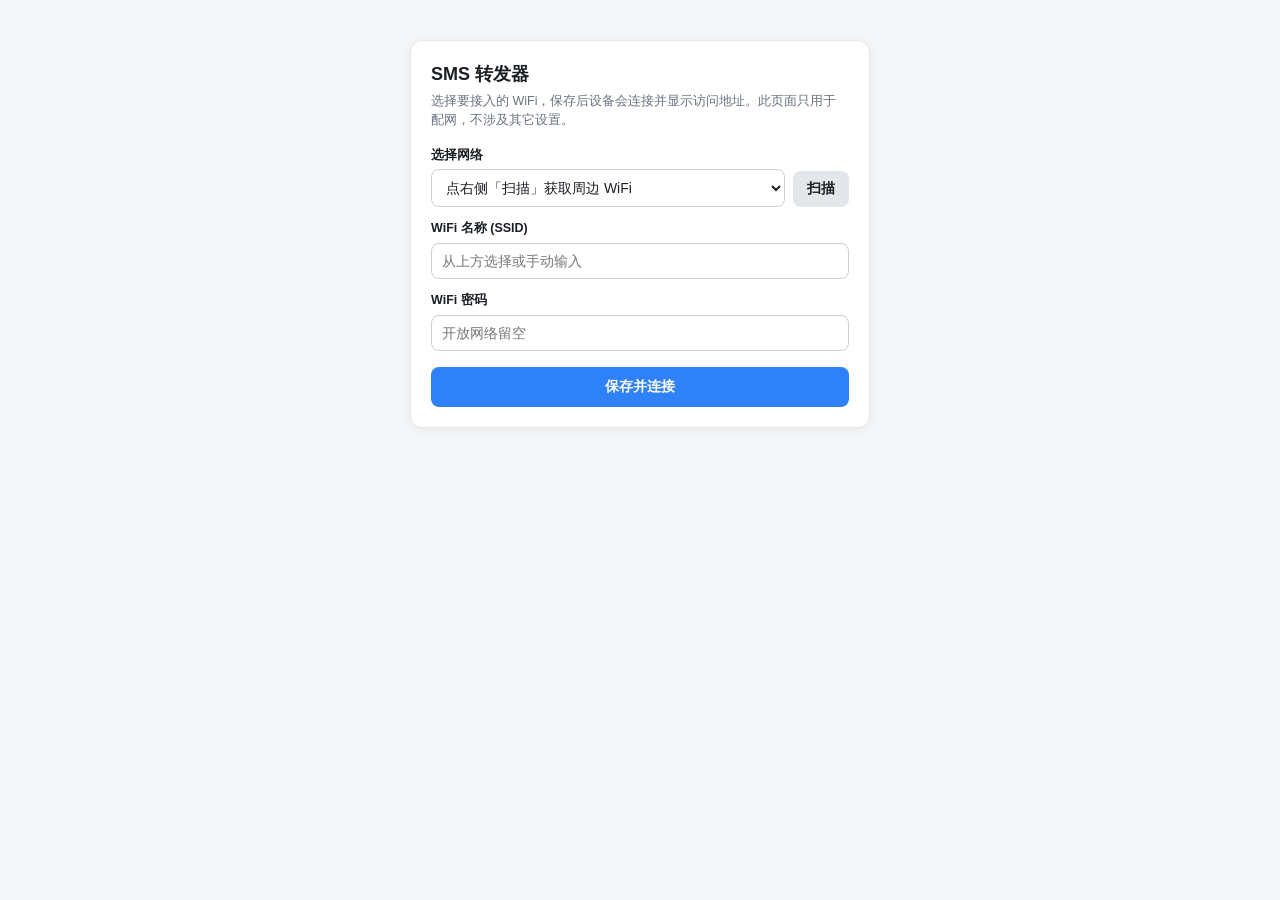
<file: webui/ap.html>
<!doctype html>
<html lang="zh-CN">
<head>
<meta charset="utf-8">
<meta name="viewport" content="width=device-width,initial-scale=1">
<title>SMS 转发器</title>
<style>
:root{color-scheme:light dark}
*{box-sizing:border-box}
body{margin:0;font-family:-apple-system,BlinkMacSystemFont,"Segoe UI",Roboto,"PingFang SC","Microsoft YaHei",sans-serif;background:#f5f6f8;color:#1a1d21;padding:16px;line-height:1.5}
.card{max-width:460px;margin:24px auto;background:#fff;border:1px solid #e3e6ea;border-radius:12px;padding:20px;box-shadow:0 2px 12px rgba(0,0,0,.06)}
h1{font-size:18px;margin:0 0 4px}
.sub{font-size:12.5px;color:#6b7280;margin:0 0 16px}
label{display:block;font-size:12.5px;font-weight:600;margin:12px 0 5px}
select,input{width:100%;padding:9px 10px;font-size:14px;border:1px solid #cbd0d6;border-radius:8px;background:#fff;color:#1a1d21}
.row{display:flex;gap:8px;align-items:flex-end}
.row select{flex:1}
button{width:100%;margin-top:16px;padding:11px;font-size:14px;font-weight:600;color:#fff;background:#2f81f7;border:0;border-radius:8px;cursor:pointer}
button:disabled{opacity:.6;cursor:default}
button.sec{background:#e3e6ea;color:#1a1d21;width:auto;margin:0;padding:9px 14px;flex:0 0 auto}
.msg{margin-top:14px;padding:11px 12px;border-radius:8px;font-size:13px;display:none}
.msg.show{display:block}
.msg.info{background:#eaf2ff;color:#1c4e8a}
.msg.ok{background:#e7f6ec;color:#1a7f37}
.msg.err{background:#fdecec;color:#b42318}
.ip{display:inline-block;margin:6px 0;font-family:ui-monospace,Menlo,Consolas,monospace;font-weight:700;font-size:16px}
@media(prefers-color-scheme:dark){body{background:#15181c;color:#e6e8eb}.card{background:#1e2228;border-color:#2c313a}select,input{background:#15181c;color:#e6e8eb;border-color:#3a414c}.sub{color:#9aa4b0}button.sec{background:#2c313a;color:#e6e8eb}}
</style>
</head>
<body>
<div class="card">
<h1>SMS 转发器</h1>
<p class="sub">选择要接入的 WiFi，保存后设备会连接并显示访问地址。此页面只用于配网，不涉及其它设置。</p>
<label>选择网络</label>
<div class="row">
<select id="sel"><option value="">点右侧「扫描」获取周边 WiFi</option></select>
<button class="sec" id="scanBtn" onclick="scan()">扫描</button>
</div>
<label>WiFi 名称 (SSID)</label>
<input id="ssid" type="text" placeholder="从上方选择或手动输入">
<label>WiFi 密码</label>
<input id="pass" type="password" placeholder="开放网络留空">
<button id="saveBtn" onclick="save()">保存并连接</button>
<div class="msg" id="msg"></div>
</div>
<script>
function $(i){return document.getElementById(i)}
function show(cls,text){var m=$('msg');m.className='msg show '+cls;m.textContent=text}
function clearSel(text){var s=$('sel');var o=document.createElement('option');o.value='';o.textContent=text;s.replaceChildren(o)}
function scan(){
var b=$('scanBtn');b.disabled=true;b.textContent='扫描中';
fetch('/wifiscan?_='+Date.now(),{cache:'no-store'}).then(function(r){return r.json()}).then(function(a){
var s=$('sel');
if(!a||!a.length){clearSel('未发现 WiFi');return}
a.sort(function(x,y){return y.rssi-x.rssi});
var o=document.createElement('option');o.value='';o.textContent='共 '+a.length+' 个，请选择';s.appendChild(o);
s.replaceChildren(o);
a.forEach(function(w){var e=document.createElement('option');e.value=w.ssid;e.textContent=(w.ssid||'(隐藏网络)')+' · '+w.rssi+'dBm'+(w.enc?' · 加密':' · 开放');s.appendChild(e)});
}).catch(function(){clearSel('扫描失败，请重试')}).finally(function(){b.disabled=false;b.textContent='扫描'});
}
$('sel').onchange=function(){if(this.value){$('ssid').value=this.value;$('pass').focus()}};
var poll=null,timer=null;
function save(){
var ssid=$('ssid').value.trim();
if(!ssid){show('err','请输入 WiFi 名称');return}
var b=$('saveBtn');b.disabled=true;b.textContent='连接中…';
var body='ssid='+encodeURIComponent(ssid)+'&pass='+encodeURIComponent($('pass').value);
fetch('/wificonfig',{method:'POST',cache:'no-store',headers:{'Content-Type':'application/x-www-form-urlencoded','X-SMS-CSRF':'1'},body:body}).then(function(r){return r.json()}).then(function(d){
if(!d.success){show('err',d.message||'配置无效');b.disabled=false;b.textContent='保存并连接';return}
show('info','已保存，正在连接 '+ssid+' …\n切换信道时本页可能短暂断开，会自动恢复，请稍候。');
startPoll();
}).catch(function(){show('info','已提交，正在连接…请稍候。');startPoll()});
}
function startPoll(){
if(poll)clearInterval(poll);
var tries=0;
poll=setInterval(function(){
tries++;
fetch('/apstatus?_='+Date.now(),{cache:'no-store'}).then(function(r){return r.json()}).then(function(d){
if(d.connected&&d.ip){done(d.ip);return}
if(tries>=24){clearInterval(poll);poll=null;show('err','连接超时，请确认 WiFi 密码是否正确后重试。');var b=$('saveBtn');b.disabled=false;b.textContent='重新连接'}
}).catch(function(){});
},1500);
}
function done(ip){
if(poll){clearInterval(poll);poll=null}
var n=15;
show('ok','已连接成功！请改用 http://'+ip+' 访问设备。配网热点将在 '+n+' 秒后自动关闭…');
if(timer)clearInterval(timer);
timer=setInterval(function(){n--;var m=$('msg');if(!m)return;if(n>0){m.textContent='已连接成功！请改用 http://'+ip+' 访问设备。配网热点将在 '+n+' 秒后自动关闭…'}else{m.textContent='配网热点已关闭。请连接你的 WiFi 后访问上面的地址。';clearInterval(timer)}},1000);
}
</script>
</body>
</html>
</file>
